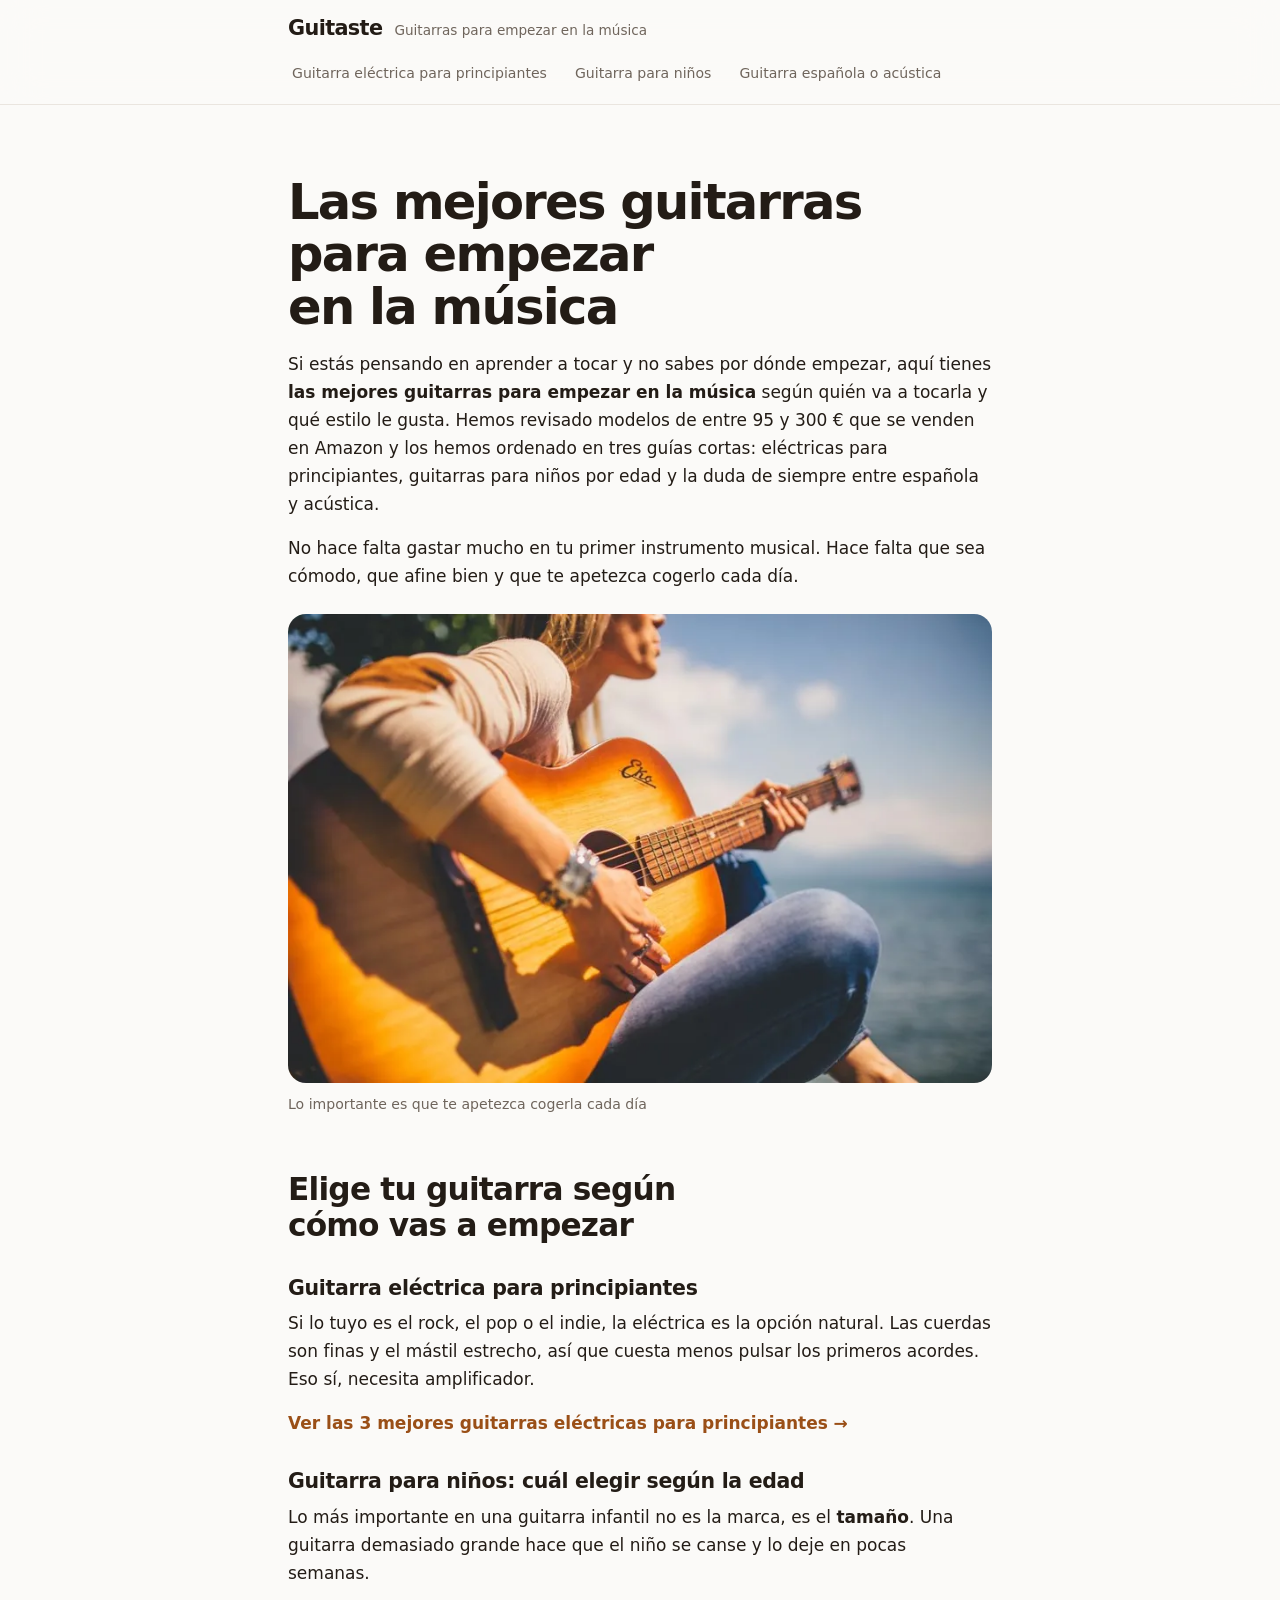
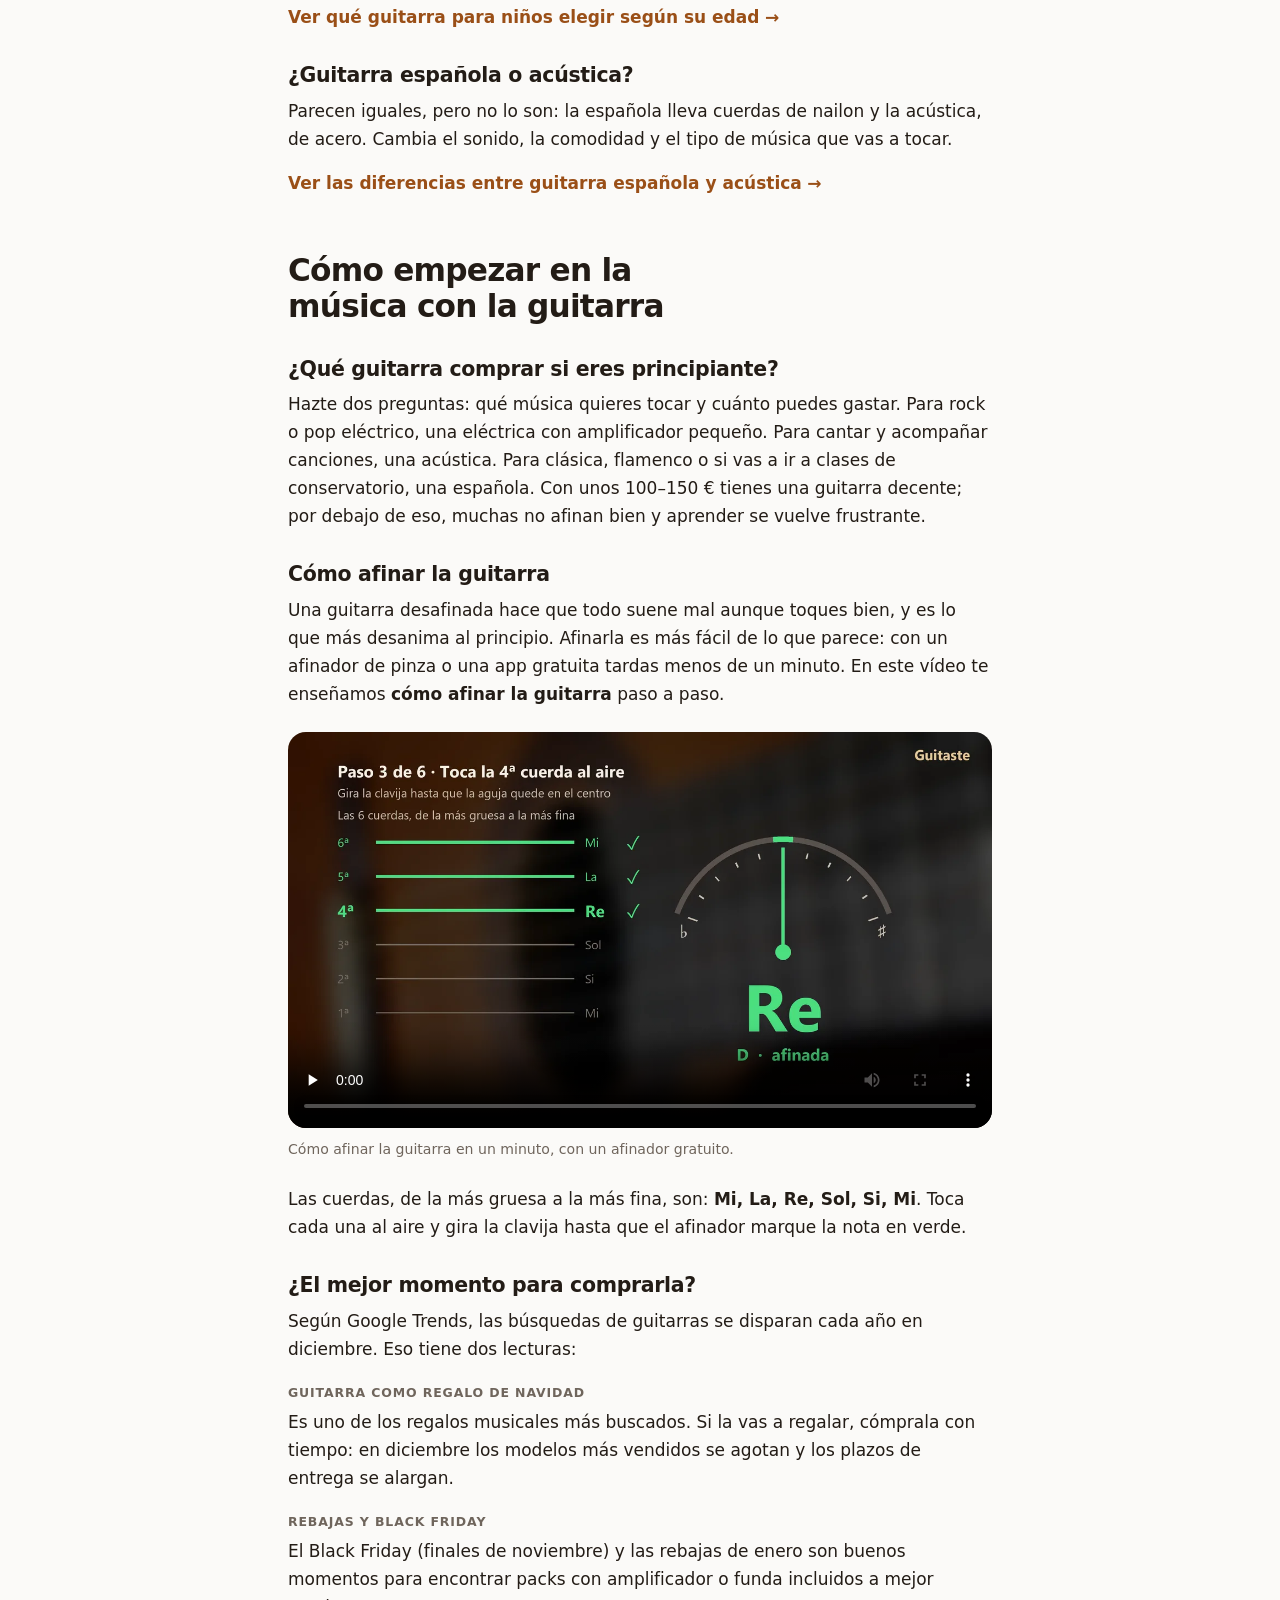
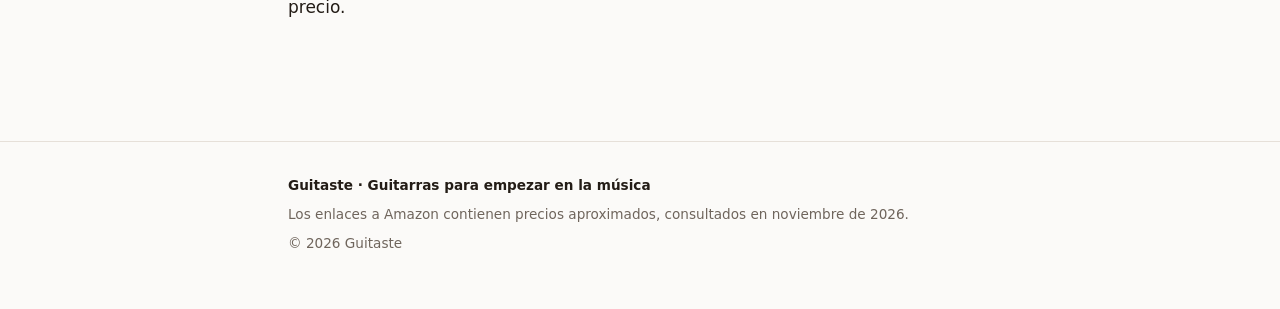
<file: index.html>
<!DOCTYPE html>
<html lang="es">
<head>
    <meta charset="UTF-8">
    <meta name="viewport" content="width=device-width, initial-scale=1.0">
    <title>Mejores guitarras para empezar en la música | Guitaste</title>
    <meta name="description" content="Las mejores guitarras para empezar en la música: eléctricas, para niños, españolas y acústicas. Guías claras y con precios para elegir tu primera guitarra.">
    <link rel="canonical" href="https://delabarrerabenavides63-a11y.github.io/guitaste/">
    <link rel="stylesheet" href="estilos.css">
</head>
<body>
<header>
    <a href="./" title="Guitaste: guitarras para empezar en la música">Guitaste</a>
    <p>Guitarras para empezar en la música</p>
        <nav aria-label="Principal">
            <ul>
                <li><a href="guitarra-electrica-para-principiantes/"
                    title="Las 3 mejores guitarras eléctricas para quien empieza desde cero">Guitarra eléctrica para principiantes</a>
                </li>
                <li><a href="guitarra-para-ninos/" title="Qué guitarra comprar a un niño según su edad">Guitarra para niños</a>
                </li>
                <li><a href="guitarra-espanola-o-acustica/" title="Diferencias entre guitarra española y acústica">Guitarra española o acústica</a></li>
            </ul>
        </nav>
</header>
        <main>
            <section>
                <h1>Las mejores guitarras para empezar en la música</h1>
                <p>Si estás pensando en aprender a tocar y no sabes por dónde empezar, aquí tienes <strong>las mejores guitarras para empezar en la música</strong> según quién va a tocarla y qué estilo le gusta. Hemos revisado modelos de entre 95 y 300 € que se venden en Amazon y los hemos ordenado en tres guías cortas: eléctricas para principiantes, guitarras para niños por edad y la duda de siempre entre española y acústica.</p>
                <p>No hace falta gastar mucho en tu primer instrumento musical. Hace falta que sea cómodo, que afine bien y que te apetezca cogerlo cada día.</p>

                <figure>
                    <img src="img/guitarras-para-empezar-en-la-musica.webp"
                    alt="Chica tocando una guitarra acústica sentada junto al mar" title="Empezar en la música con tu primera guitarra"
                    width="800" height="533">
                    <figcaption>Lo importante es que te apetezca cogerla cada día</figcaption>
                </figure>
            </section>
            <section>
                <h2>Elige tu guitarra según cómo vas a empezar</h2>
                <h3>Guitarra eléctrica para principiantes</h3>
                <p>Si lo tuyo es el rock, el pop o el indie, la eléctrica es la opción natural. Las cuerdas son finas y el mástil estrecho, así que cuesta menos pulsar los primeros acordes. Eso sí, necesita amplificador.</p>
                <a href="guitarra-electrica-para-principiantes/" title="Las 3 mejores guitarras eléctricas para principiantes, con precios">Ver las 3 mejores guitarras eléctricas para principiantes</a>

                <h3>Guitarra para niños: cuál elegir según la edad</h3>

                <p>
                   Lo más importante en una guitarra infantil no es la marca, es el <strong>tamaño</strong>. Una guitarra demasiado grande hace que el niño se canse y lo deje en pocas semanas.
                </p>
                 <a href="guitarra-para-ninos/" title="Las mejores guitarras para niños según su edad">Ver qué guitarra para niños elegir según su edad</a>

                 <h3>¿Guitarra española o acústica?</h3>
                 <p>Parecen iguales, pero no lo son: la española lleva cuerdas de nailon y la acústica, de acero. Cambia el sonido, la comodidad y el tipo de música que vas a tocar.</p>
                     <a href="guitarra-espanola-o-acustica/" title="Estas son las diferencias entre las guitarras españolas y acústicas">Ver las diferencias entre guitarra española y acústica</a>
            </section>

            <section>
                <h2>Cómo empezar en la música con la guitarra</h2>

                <h3>
                    ¿Qué guitarra comprar si eres principiante?
                </h3>
                <p>Hazte dos preguntas: qué música quieres tocar y cuánto puedes gastar. Para rock o pop eléctrico, una eléctrica con amplificador pequeño. Para cantar y acompañar canciones, una acústica. Para clásica, flamenco o si vas a ir a clases de conservatorio, una española. Con unos 100–150 € tienes una guitarra decente; por debajo de eso, muchas no afinan bien y aprender se vuelve frustrante.</p>

                <h3>
                    Cómo afinar la guitarra
                </h3>
                <p>Una guitarra desafinada hace que todo suene mal aunque toques bien, y es lo que más desanima al principio. Afinarla es más fácil de lo que parece: con un afinador de pinza o una app gratuita tardas menos de un minuto. En este vídeo te enseñamos <strong>cómo afinar la guitarra</strong> paso a paso.</p>

                <figure>
                    <video controls preload="none" width="1280" height="720"
                    poster="img/como-afinar-la-guitarra.webp"
                    title="Cómo afinar la guitarra paso a paso para principiantes">
                        <source src="video/como-afinar-la-guitarra.mp4" type="video/mp4">
                        Tu navegador no puede reproducir este vídeo.
                    </video>
                    <figcaption>Cómo afinar la guitarra en un minuto, con un afinador gratuito.</figcaption>
                </figure>

                    <p>Las cuerdas, de la más gruesa a la más fina, son: <strong>Mi, La, Re, Sol, Si, Mi</strong>. Toca cada una al aire y gira la clavija hasta que el afinador marque la nota en verde.</p>

                <h3>¿El mejor momento para comprarla?</h3>
                <p>Según Google Trends, las búsquedas de guitarras se disparan cada año en diciembre. Eso tiene dos lecturas:</p>

                <h4>Guitarra como regalo de Navidad</h4>
                <p>Es uno de los regalos musicales más buscados. Si la vas a regalar, cómprala con tiempo: en diciembre los modelos más vendidos se agotan y los plazos de entrega se alargan.</p>

                <h4>Rebajas y Black Friday</h4>
                <p>El Black Friday (finales de noviembre) y las rebajas de enero son buenos momentos para encontrar packs con amplificador o funda incluidos a mejor precio.</p>
            </section>
        </main>

<footer>
    <p>Guitaste · Guitarras para empezar en la música</p>
    <p>Los enlaces a Amazon contienen precios aproximados, consultados en noviembre de 2026.</p>
    <p>© 2026 Guitaste</p>
</footer>
</body>
</html>
</file>
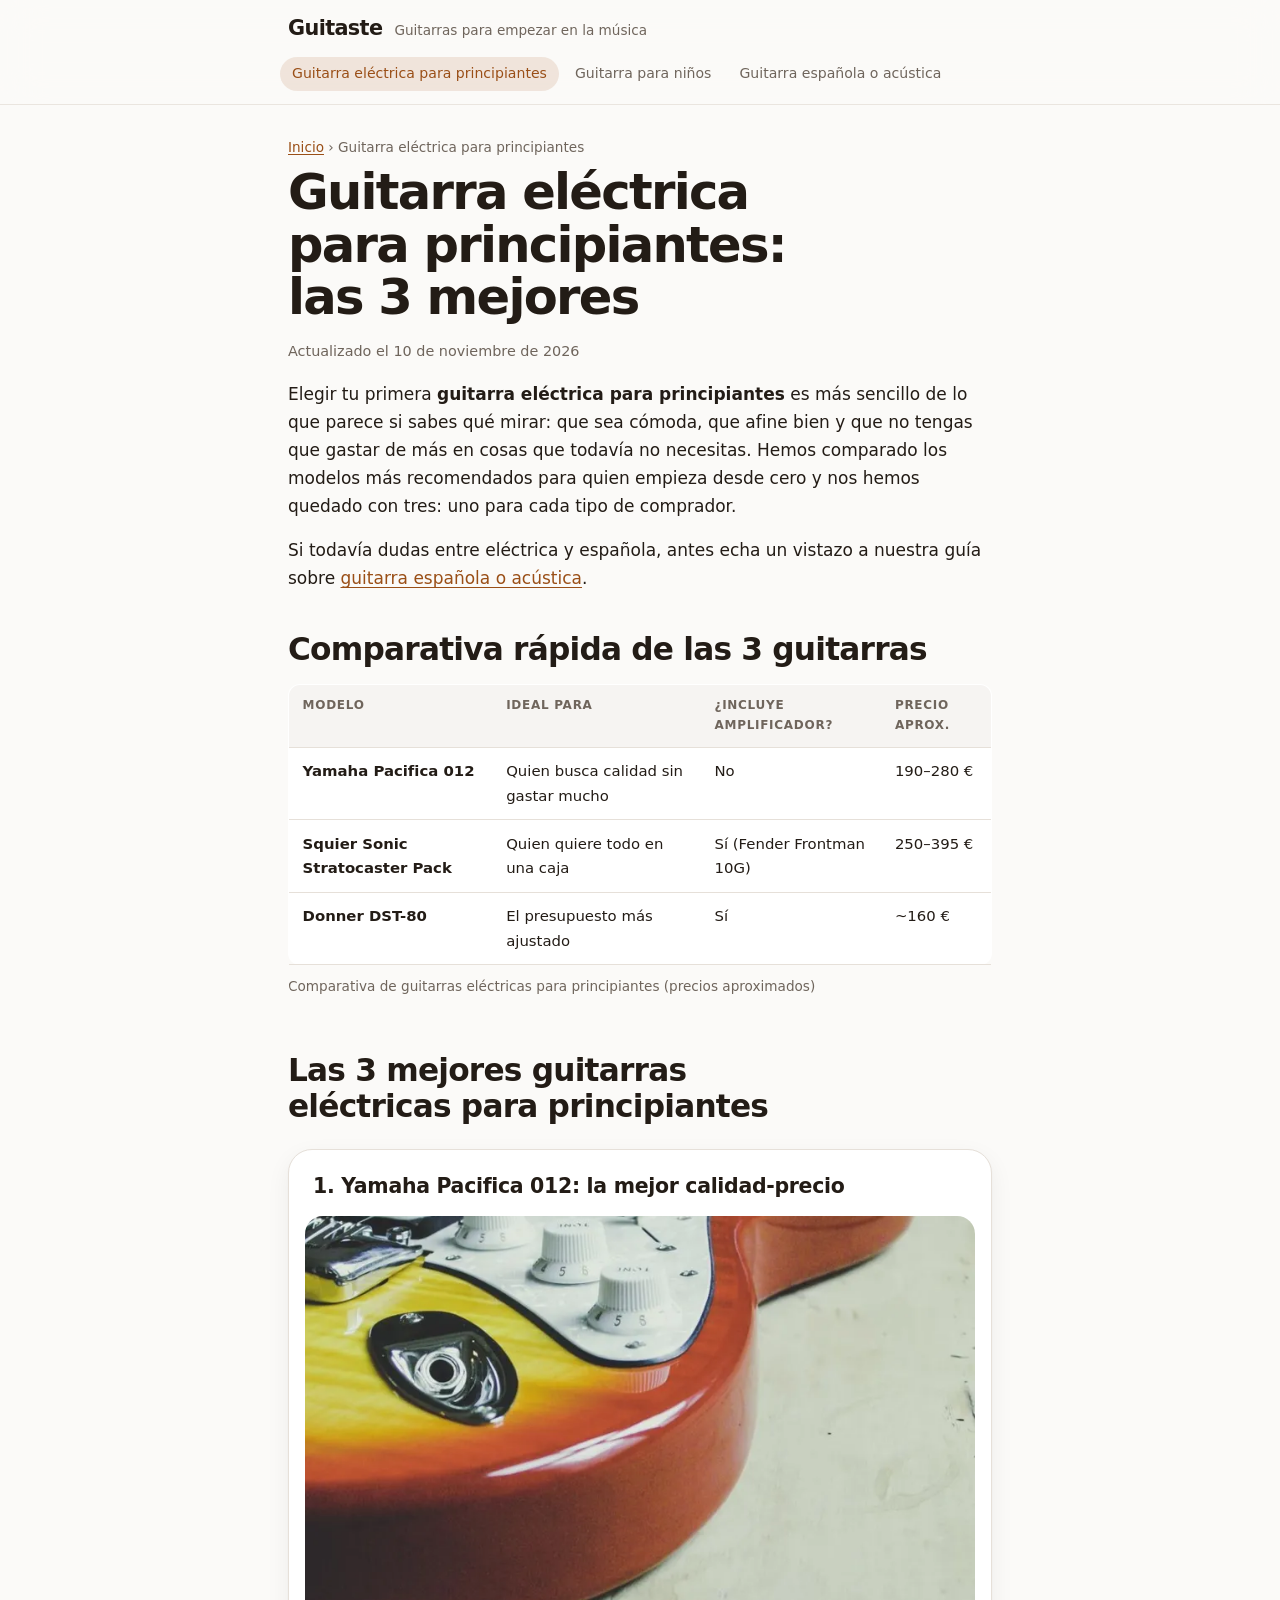
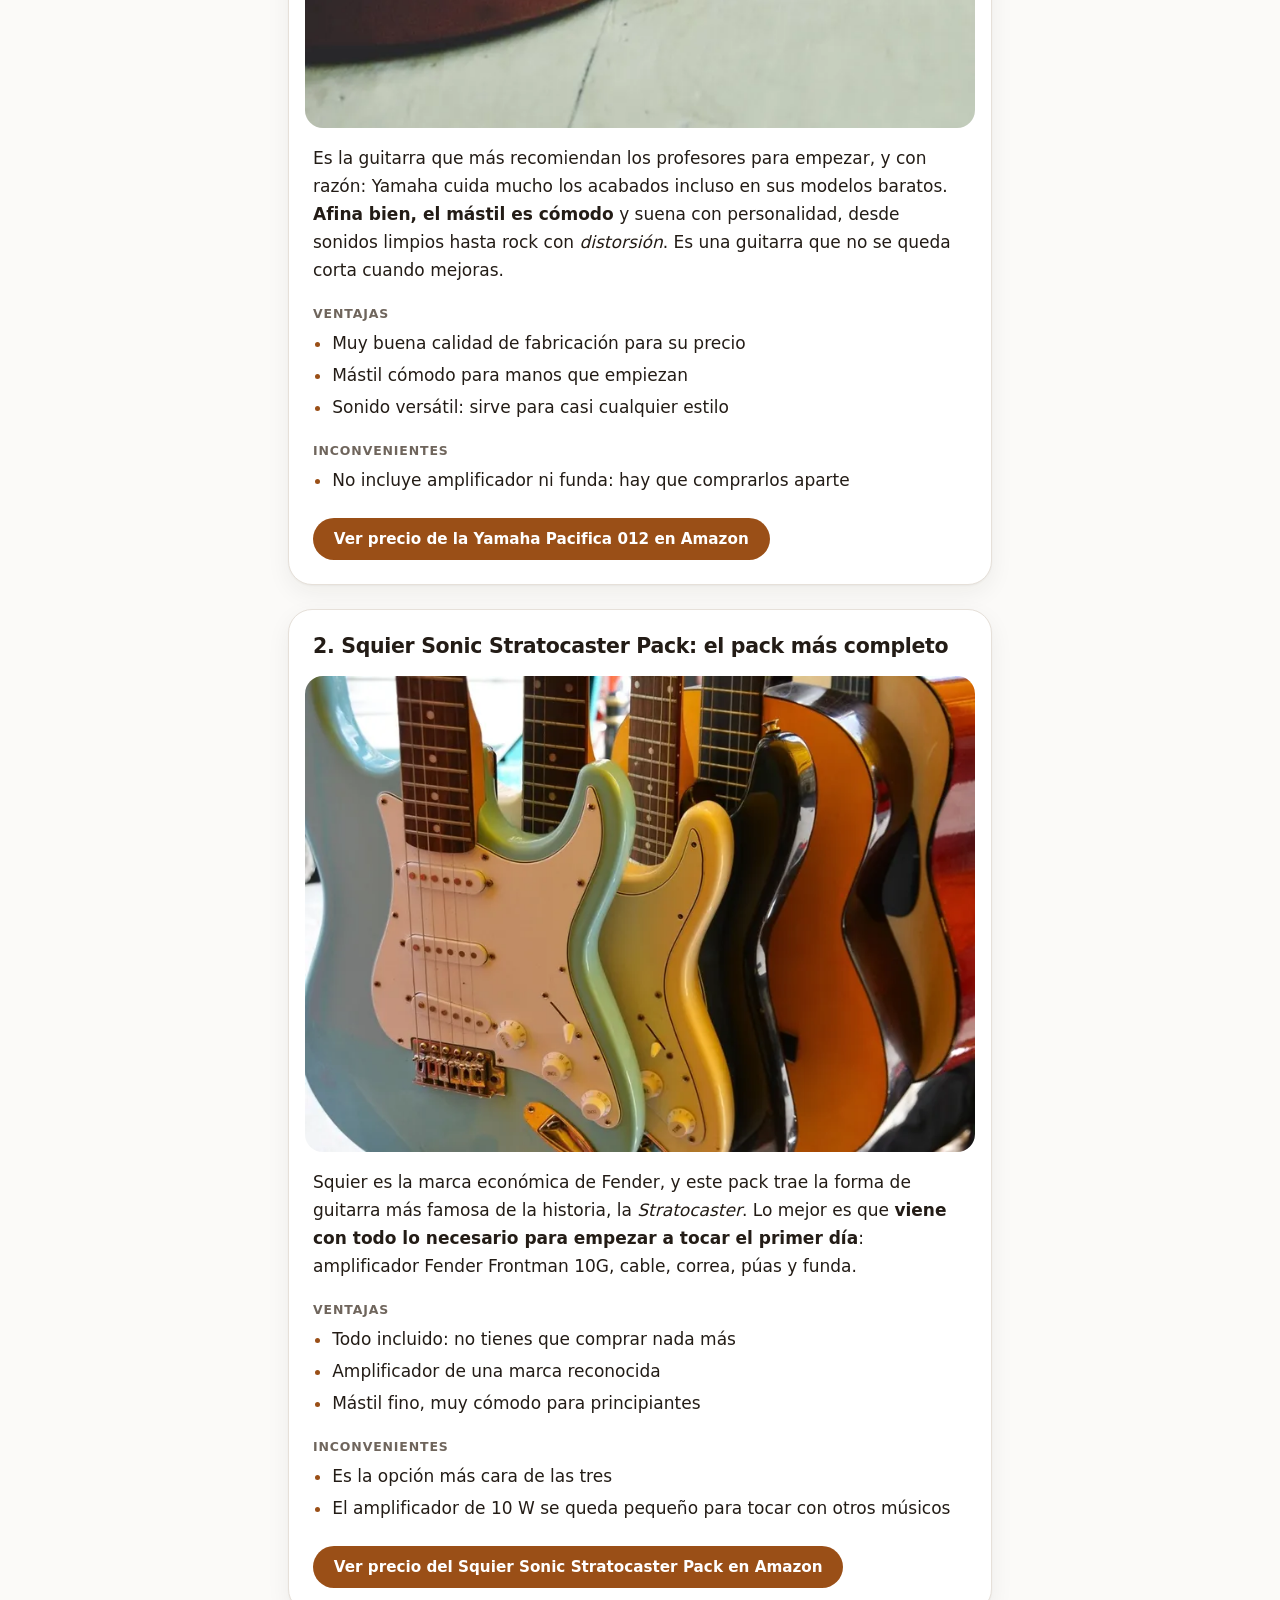
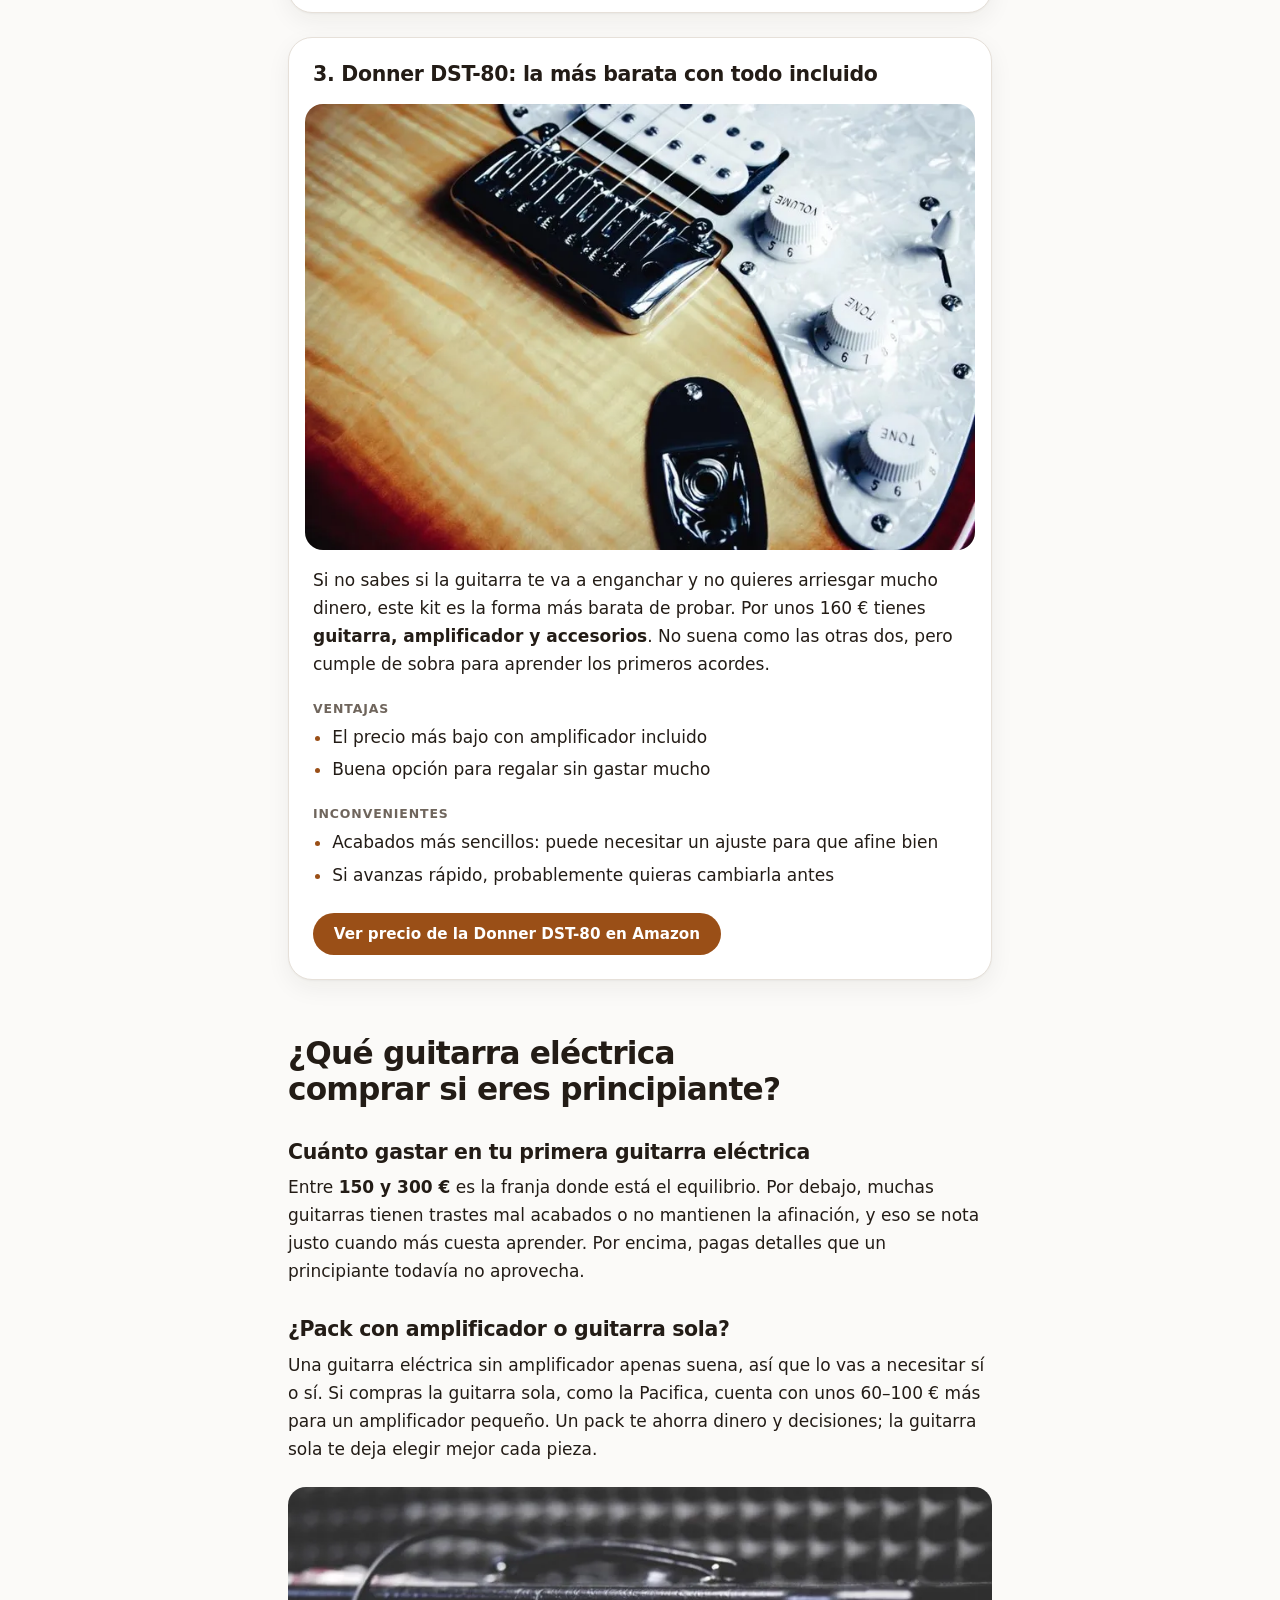
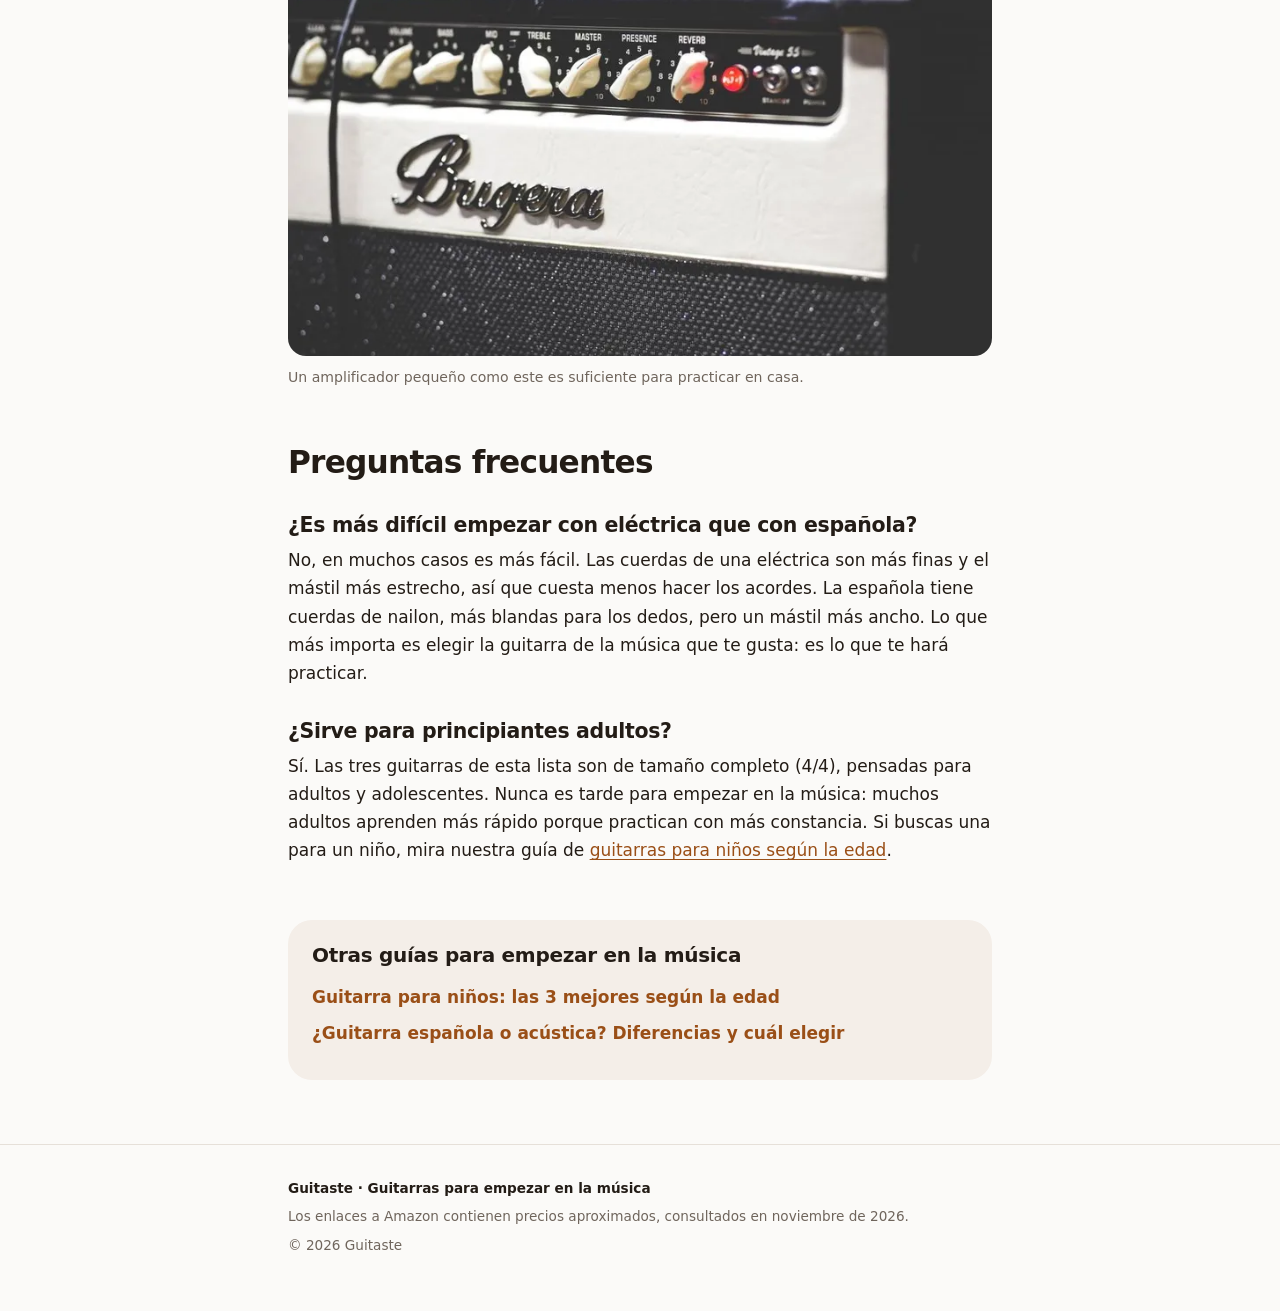
<file: guitarra-electrica-para-principiantes/index.html>
<!DOCTYPE html>
<html lang="es">
<head>
    <meta charset="UTF-8">
    <meta name="viewport" content="width=device-width, initial-scale=1.0">
    <title>Guitarra eléctrica para principiantes: 3 mejores | Guitaste</title>
    <meta name="description" content="Las 3 mejores guitarras eléctricas para principiantes: precio, qué incluyen y cuál comprar para dar tus primeros pasos en la música sin gastar de más.">
    <link rel="canonical" href="https://delabarrerabenavides63-a11y.github.io/guitaste/guitarra-electrica-para-principiantes/">
    <link rel="stylesheet" href="../estilos.css">
</head>
<body>
<header>
    <a href="../" title="Guitaste: guitarras para empezar en la música">Guitaste</a>
    <p>Guitarras para empezar en la música</p>
        <nav aria-label="Principal">
            <ul>
                <li><a href="../guitarra-electrica-para-principiantes/" aria-current="page"
                    title="Las 3 mejores guitarras eléctricas para quien empieza desde cero">Guitarra eléctrica para principiantes</a>
                </li>
                <li><a href="../guitarra-para-ninos/" title="Qué guitarra comprar a un niño según su edad">Guitarra para niños</a>
                </li>
                <li><a href="../guitarra-espanola-o-acustica/" title="Diferencias entre guitarra española y acústica">Guitarra española o acústica</a></li>
            </ul>
        </nav>
</header>
        <main>
            <nav aria-label="Ruta">
                <a href="../">Inicio</a> › Guitarra eléctrica para principiantes
            </nav>

            <article>
                <header>
                    <h1>Guitarra eléctrica para principiantes: las 3 mejores</h1>
                    <p>Actualizado el <time datetime="2026-11-10">10 de noviembre de 2026</time></p>
                </header>

                <p>Elegir tu primera <strong>guitarra eléctrica para principiantes</strong> es más sencillo de lo que parece si sabes qué mirar: que sea cómoda, que afine bien y que no tengas que gastar de más en cosas que todavía no necesitas. Hemos comparado los modelos más recomendados para quien empieza desde cero y nos hemos quedado con tres: uno para cada tipo de comprador.</p>
                <p>Si todavía dudas entre eléctrica y española, antes echa un vistazo a nuestra guía sobre <a href="../guitarra-espanola-o-acustica/">guitarra española o acústica</a>.</p>

                <section>
                    <h2>Comparativa rápida de las 3 guitarras</h2>
                    <table>
                        <caption>Comparativa de guitarras eléctricas para principiantes (precios aproximados)</caption>
                        <thead>
                            <tr>
                                <th scope="col">Modelo</th>
                                <th scope="col">Ideal para</th>
                                <th scope="col">¿Incluye amplificador?</th>
                                <th scope="col">Precio aprox.</th>
                            </tr>
                        </thead>
                        <tbody>
                            <tr>
                                <td>Yamaha Pacifica 012</td>
                                <td>Quien busca calidad sin gastar mucho</td>
                                <td>No</td>
                                <td>190–280 €</td>
                            </tr>
                            <tr>
                                <td>Squier Sonic Stratocaster Pack</td>
                                <td>Quien quiere todo en una caja</td>
                                <td>Sí (Fender Frontman 10G)</td>
                                <td>250–395 €</td>
                            </tr>
                            <tr>
                                <td>Donner DST-80</td>
                                <td>El presupuesto más ajustado</td>
                                <td>Sí</td>
                                <td>~160 €</td>
                            </tr>
                        </tbody>
                    </table>
                </section>

                <section>
                    <h2>Las 3 mejores guitarras eléctricas para principiantes</h2>

                    <article id="yamaha-pacifica-012">
                        <h3>1. Yamaha Pacifica 012: la mejor calidad-precio</h3>
                        <figure>
                            <img src="../img/guitarra-electrica-principiantes-yamaha-pacifica.webp"
                            alt="Guitarra eléctrica de color sunburst apoyada en el suelo"
                            title="Yamaha Pacifica 012, nuestra elección calidad-precio"
                            width="800" height="1200">
                        </figure>
                        <p>Es la guitarra que más recomiendan los profesores para empezar, y con razón: Yamaha cuida mucho los acabados incluso en sus modelos baratos. <strong>Afina bien, el mástil es cómodo</strong> y suena con personalidad, desde sonidos limpios hasta rock con <em>distorsión</em>. Es una guitarra que no se queda corta cuando mejoras.</p>

                        <h4>Ventajas</h4>
                        <ul>
                            <li>Muy buena calidad de fabricación para su precio</li>
                            <li>Mástil cómodo para manos que empiezan</li>
                            <li>Sonido versátil: sirve para casi cualquier estilo</li>
                        </ul>
                        <h4>Inconvenientes</h4>
                        <ul>
                            <li>No incluye amplificador ni funda: hay que comprarlos aparte</li>
                        </ul>
                        <p><a href="https://link.amazon/B0aNXUuWW" rel="sponsored noopener" target="_blank">Ver precio de la Yamaha Pacifica 012 en Amazon</a></p>
                    </article>

                    <article id="squier-sonic-stratocaster-pack">
                        <h3>2. Squier Sonic Stratocaster Pack: el pack más completo</h3>
                        <figure>
                            <img src="../img/guitarra-electrica-principiantes-squier-stratocaster-pack.webp"
                            alt="Varias guitarras eléctricas tipo Stratocaster de colores colgadas en una tienda"
                            title="Squier Sonic Stratocaster Pack con amplificador Fender"
                            width="800" height="568" loading="lazy">
                        </figure>
                        <p>Squier es la marca económica de Fender, y este pack trae la forma de guitarra más famosa de la historia, la <em>Stratocaster</em>. Lo mejor es que <strong>viene con todo lo necesario para empezar a tocar el primer día</strong>: amplificador Fender Frontman 10G, cable, correa, púas y funda.</p>

                        <h4>Ventajas</h4>
                        <ul>
                            <li>Todo incluido: no tienes que comprar nada más</li>
                            <li>Amplificador de una marca reconocida</li>
                            <li>Mástil fino, muy cómodo para principiantes</li>
                        </ul>
                        <h4>Inconvenientes</h4>
                        <ul>
                            <li>Es la opción más cara de las tres</li>
                            <li>El amplificador de 10 W se queda pequeño para tocar con otros músicos</li>
                        </ul>
                        <p><a href="https://link.amazon/B0bO8gGYR" rel="sponsored noopener" target="_blank">Ver precio del Squier Sonic Stratocaster Pack en Amazon</a></p>
                    </article>

                    <article id="donner-dst-80">
                        <h3>3. Donner DST-80: la más barata con todo incluido</h3>
                        <figure>
                            <img src="../img/guitarra-electrica-principiantes-donner-dst-80.webp"
                            alt="Detalle del cuerpo de una guitarra eléctrica con pastillas y puente cromado"
                            title="Donner DST-80, la eléctrica más barata con todo incluido"
                            width="800" height="533" loading="lazy">
                        </figure>
                        <p>Si no sabes si la guitarra te va a enganchar y no quieres arriesgar mucho dinero, este kit es la forma más barata de probar. Por unos 160 € tienes <strong>guitarra, amplificador y accesorios</strong>. No suena como las otras dos, pero cumple de sobra para aprender los primeros acordes.</p>

                        <h4>Ventajas</h4>
                        <ul>
                            <li>El precio más bajo con amplificador incluido</li>
                            <li>Buena opción para regalar sin gastar mucho</li>
                        </ul>
                        <h4>Inconvenientes</h4>
                        <ul>
                            <li>Acabados más sencillos: puede necesitar un ajuste para que afine bien</li>
                            <li>Si avanzas rápido, probablemente quieras cambiarla antes</li>
                        </ul>
                        <p><a href="https://link.amazon/B0jkNwB5r" rel="sponsored noopener" target="_blank">Ver precio de la Donner DST-80 en Amazon</a></p>
                    </article>
                </section>

                <section>
                    <h2>¿Qué guitarra eléctrica comprar si eres principiante?</h2>

                    <h3>Cuánto gastar en tu primera guitarra eléctrica</h3>
                    <p>Entre <strong>150 y 300 €</strong> es la franja donde está el equilibrio. Por debajo, muchas guitarras tienen trastes mal acabados o no mantienen la afinación, y eso se nota justo cuando más cuesta aprender. Por encima, pagas detalles que un principiante todavía no aprovecha.</p>

                    <h3>¿Pack con amplificador o guitarra sola?</h3>
                    <p>Una guitarra eléctrica sin amplificador apenas suena, así que lo vas a necesitar sí o sí. Si compras la guitarra sola, como la Pacifica, cuenta con unos 60–100 € más para un amplificador pequeño. Un pack te ahorra dinero y decisiones; la guitarra sola te deja elegir mejor cada pieza.</p>
                    <figure>
                        <img src="../img/amplificador-guitarra-electrica-principiantes.webp"
                        alt="Amplificador de guitarra eléctrica en blanco y negro"
                        title="Un amplificador pequeño basta para practicar en casa"
                        width="800" height="533" loading="lazy">
                        <figcaption>Un amplificador pequeño como este es suficiente para practicar en casa.</figcaption>
                    </figure>
                </section>

                <section>
                    <h2>Preguntas frecuentes</h2>

                    <h3>¿Es más difícil empezar con eléctrica que con española?</h3>
                    <p>No, en muchos casos es más fácil. Las cuerdas de una eléctrica son más finas y el mástil más estrecho, así que cuesta menos hacer los acordes. La española tiene cuerdas de nailon, más blandas para los dedos, pero un mástil más ancho. Lo que más importa es elegir la guitarra de la música que te gusta: es lo que te hará practicar.</p>

                    <h3>¿Sirve para principiantes adultos?</h3>
                    <p>Sí. Las tres guitarras de esta lista son de tamaño completo (4/4), pensadas para adultos y adolescentes. Nunca es tarde para empezar en la música: muchos adultos aprenden más rápido porque practican con más constancia. Si buscas una para un niño, mira nuestra guía de <a href="../guitarra-para-ninos/">guitarras para niños según la edad</a>.</p>
                </section>
            </article>

            <aside>
                <h2>Otras guías para empezar en la música</h2>
                <ul>
                    <li><a href="../guitarra-para-ninos/">Guitarra para niños: las 3 mejores según la edad</a></li>
                    <li><a href="../guitarra-espanola-o-acustica/">¿Guitarra española o acústica? Diferencias y cuál elegir</a></li>
                </ul>
            </aside>
        </main>

<footer>
    <p>Guitaste · Guitarras para empezar en la música</p>
    <p>Los enlaces a Amazon contienen precios aproximados, consultados en noviembre de 2026.</p>
    <p>© 2026 Guitaste</p>
</footer>
</body>
</html>
</file>
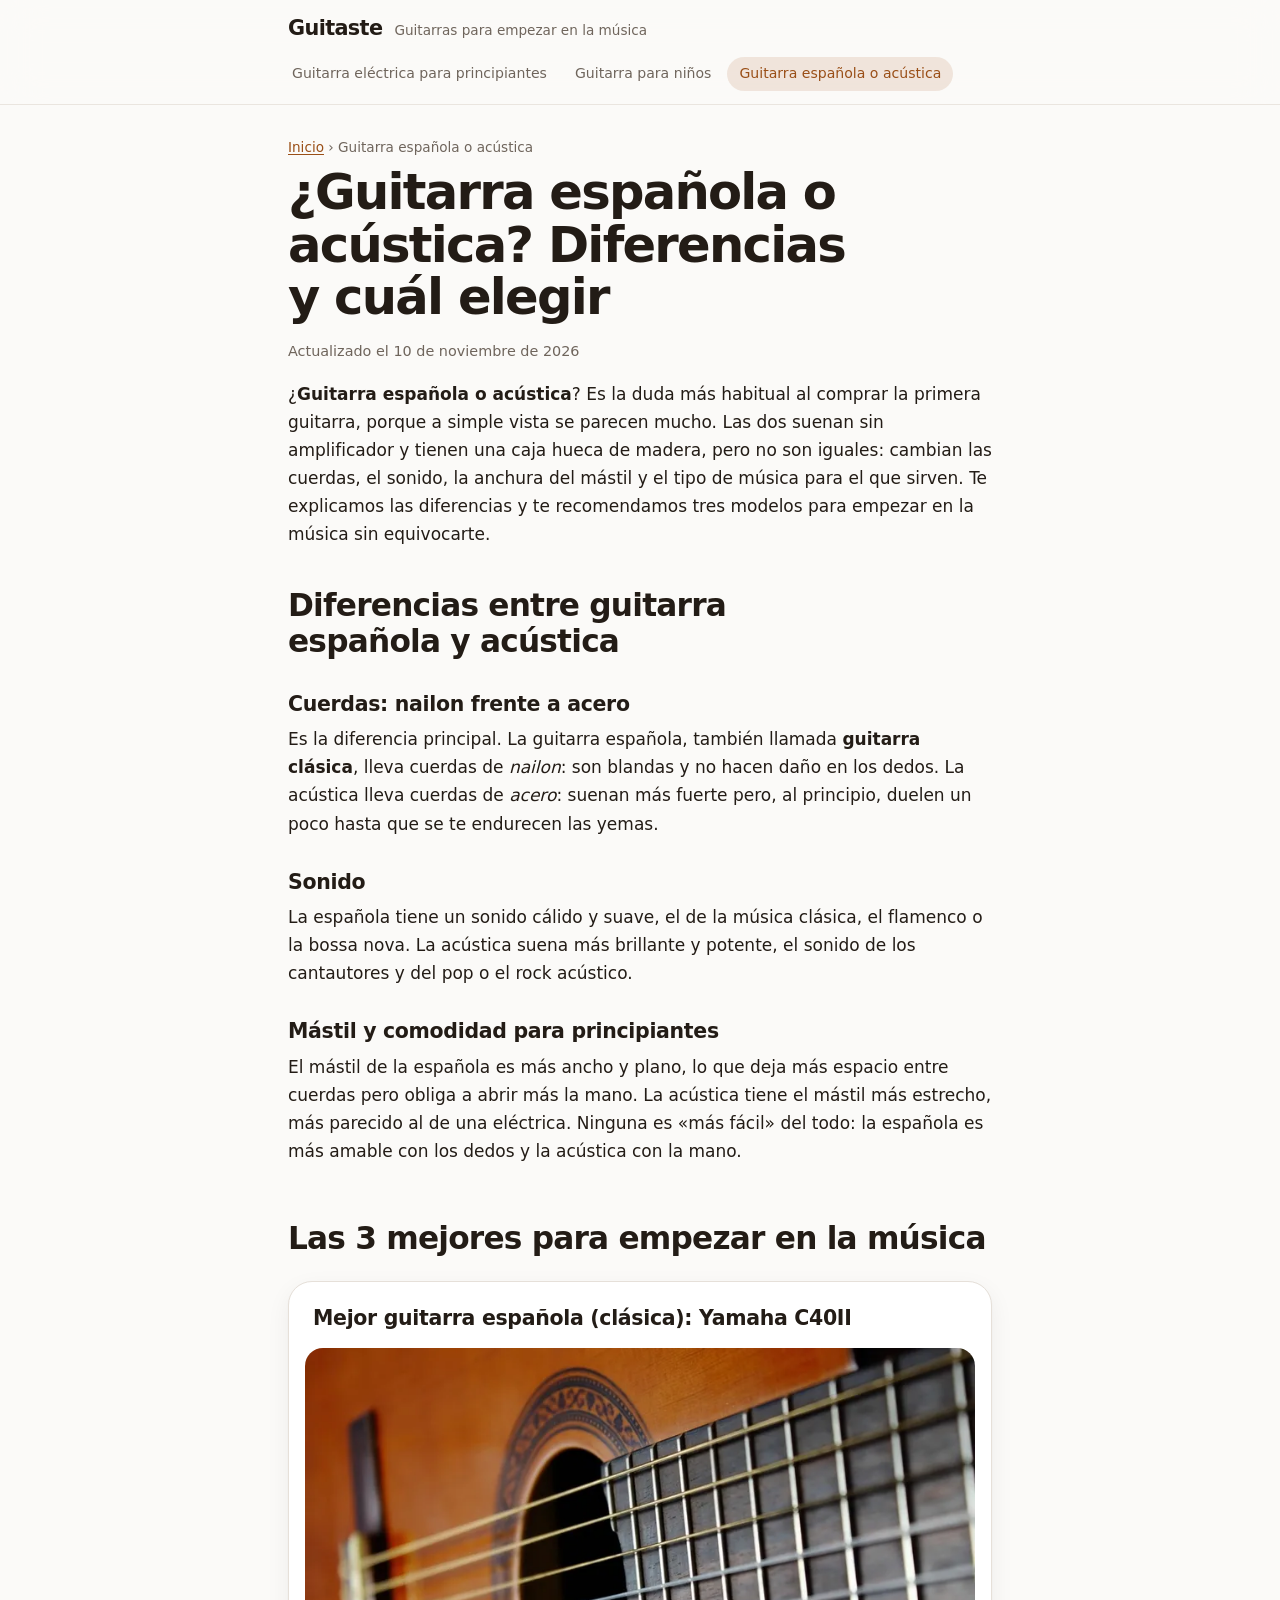
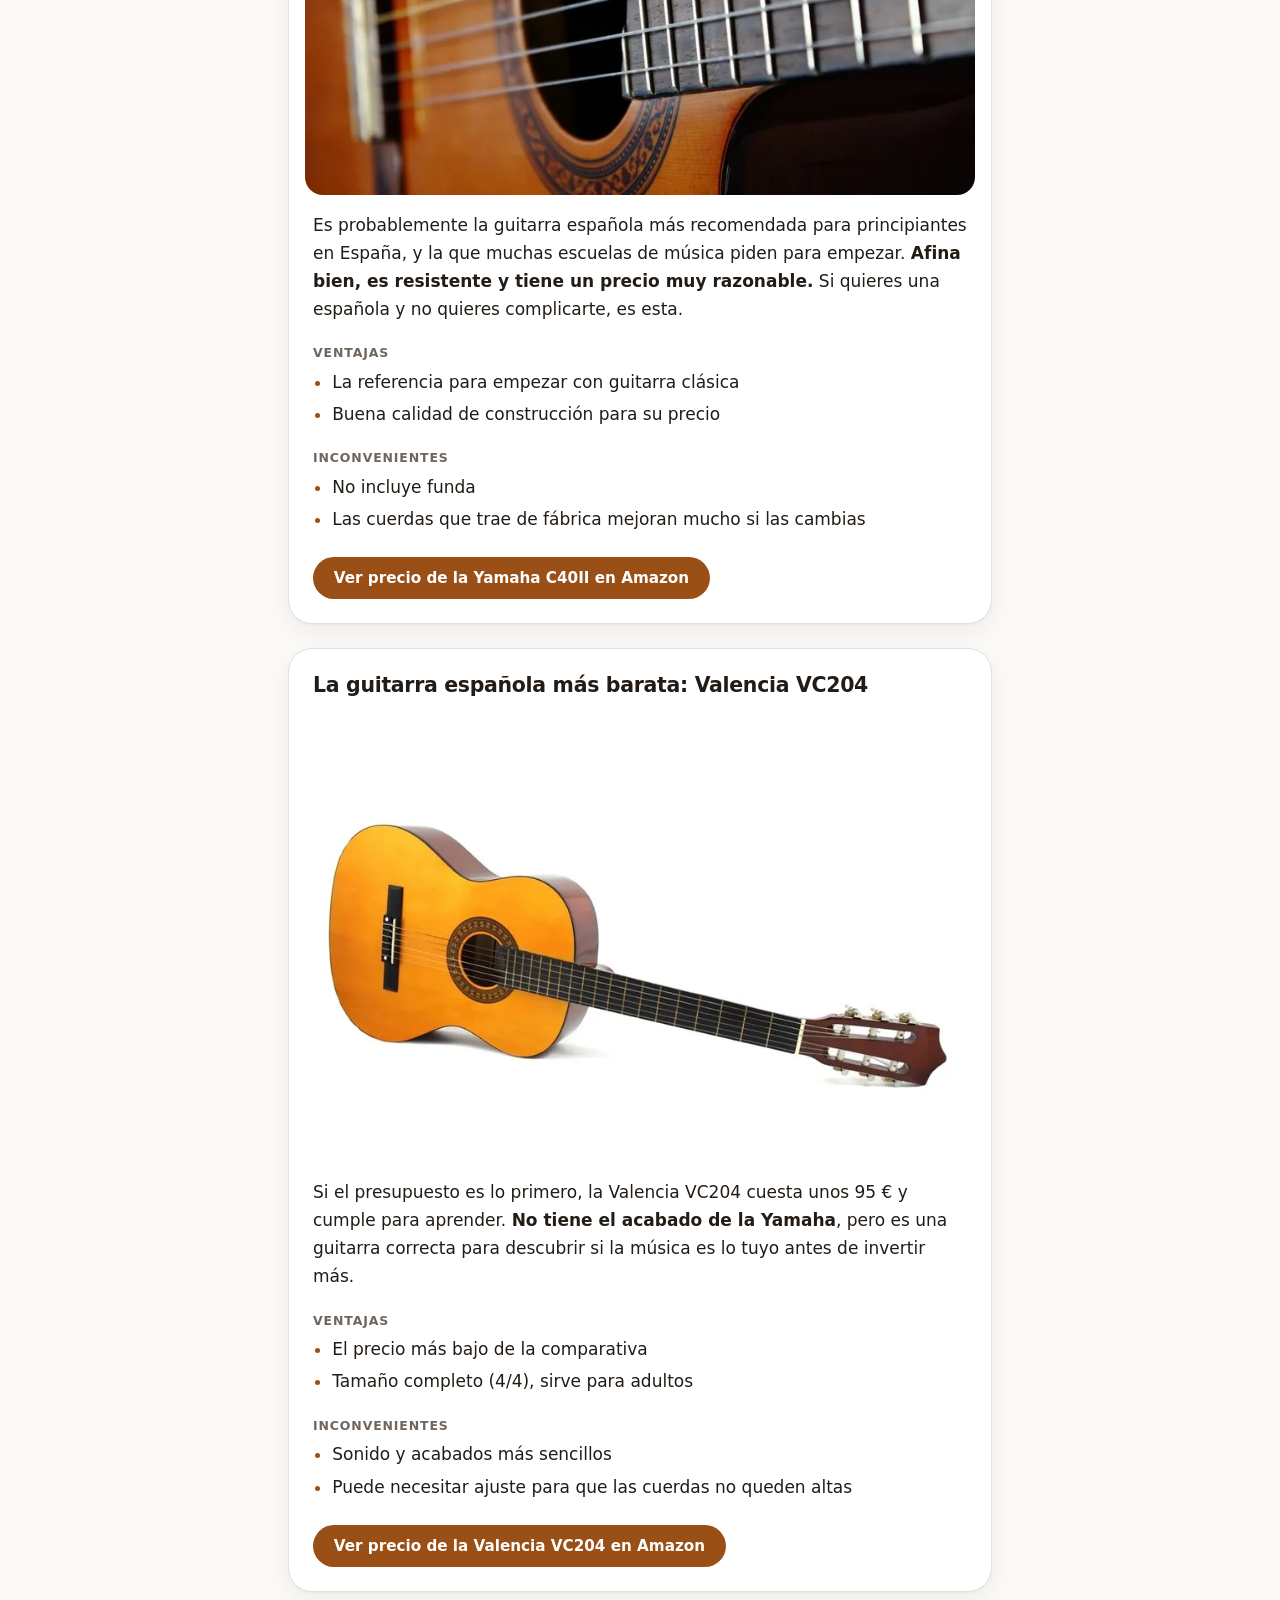
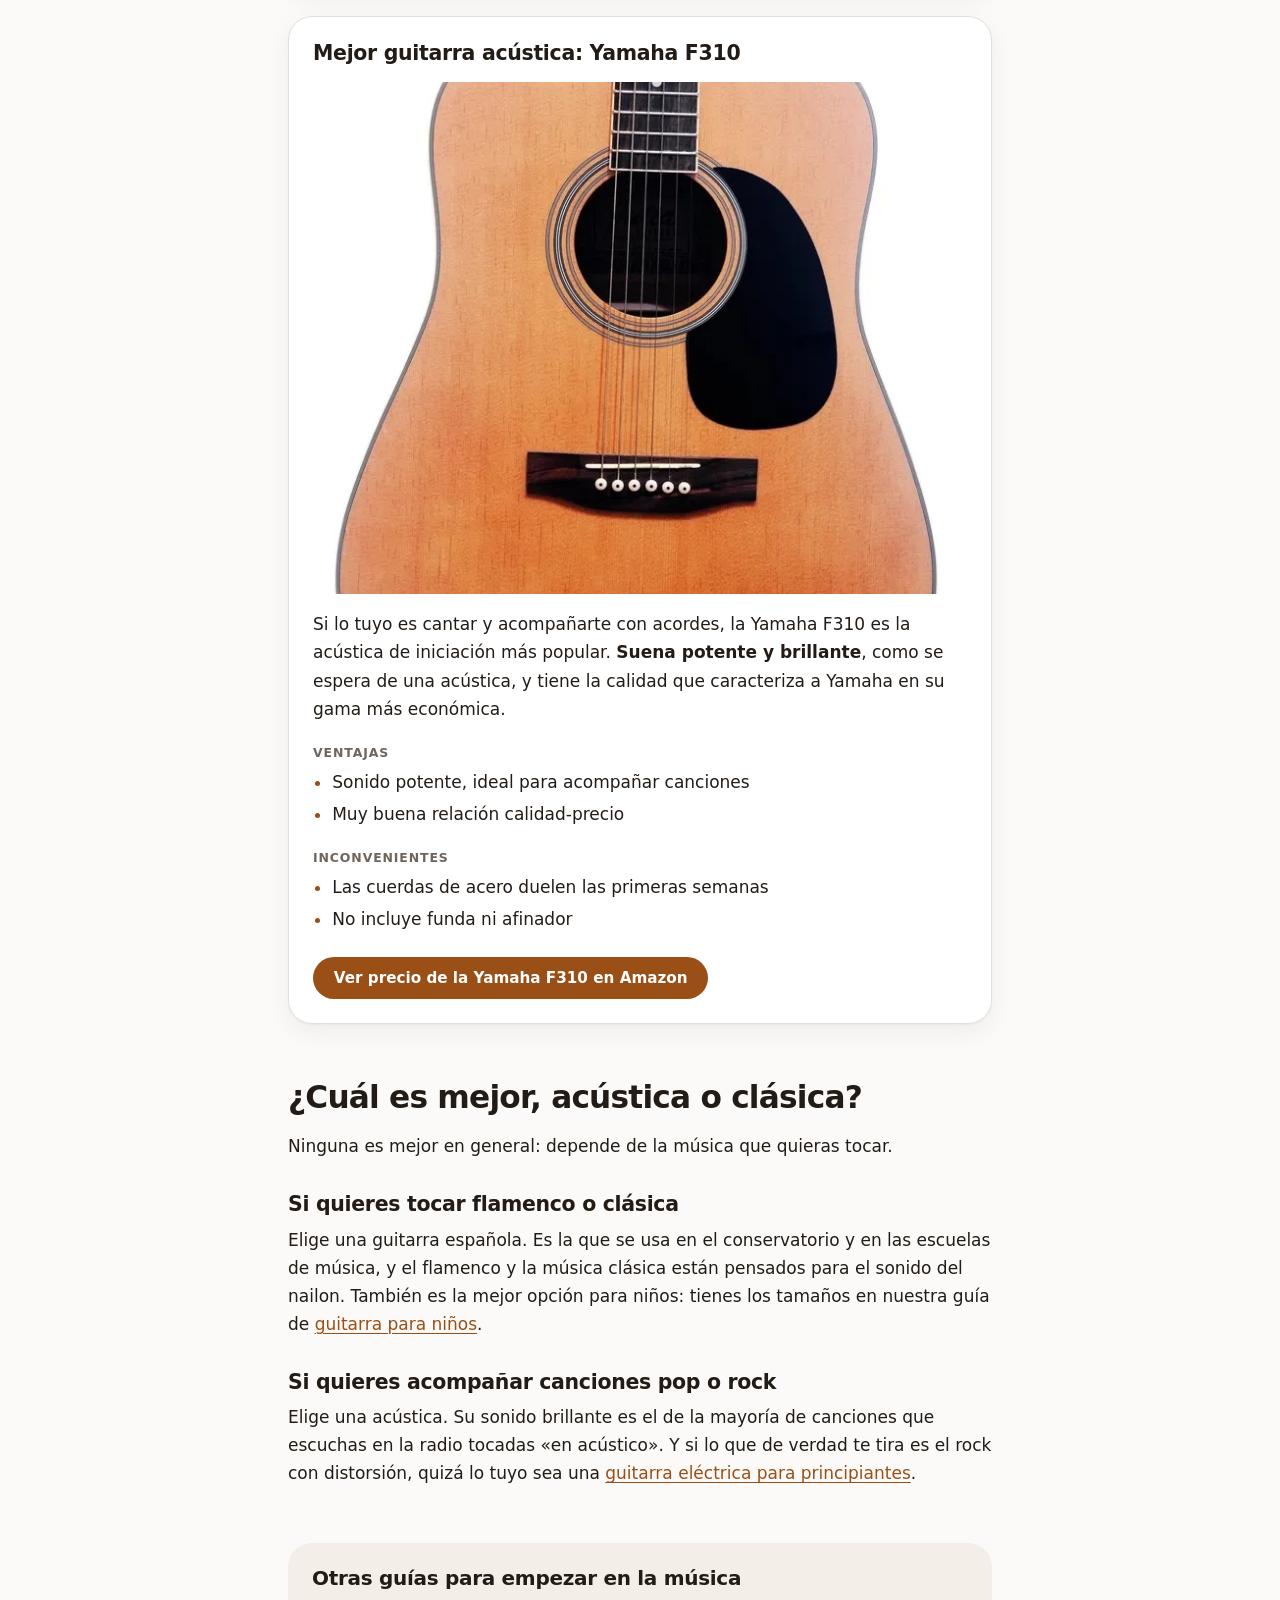
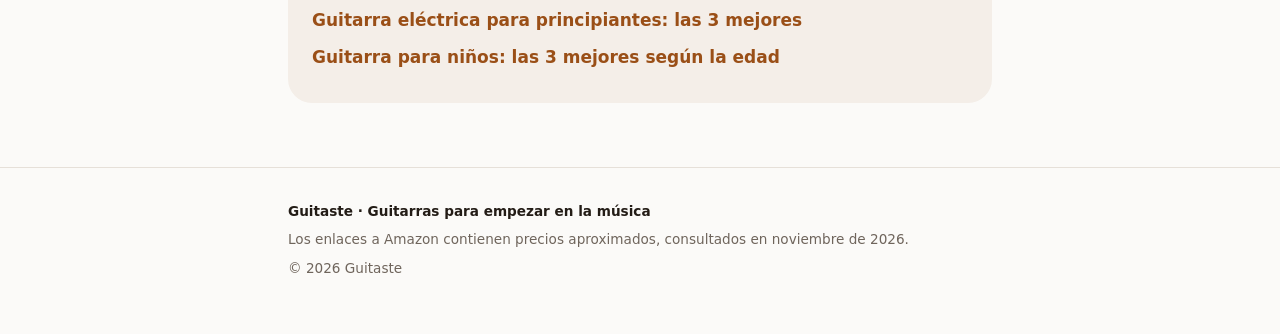
<file: guitarra-espanola-o-acustica/index.html>
<!DOCTYPE html>
<html lang="es">
<head>
    <meta charset="UTF-8">
    <meta name="viewport" content="width=device-width, initial-scale=1.0">
    <title>¿Guitarra española o acústica? Cuál elegir | Guitaste</title>
    <meta name="description" content="¿Guitarra española o acústica? Diferencias de sonido, cuerdas y precio, y las 3 mejores para empezar en la música sin equivocarte en tu primera compra.">
    <link rel="canonical" href="https://delabarrerabenavides63-a11y.github.io/guitaste/guitarra-espanola-o-acustica/">
    <link rel="stylesheet" href="../estilos.css">
</head>
<body>
<header>
    <a href="../" title="Guitaste: guitarras para empezar en la música">Guitaste</a>
    <p>Guitarras para empezar en la música</p>
        <nav aria-label="Principal">
            <ul>
                <li><a href="../guitarra-electrica-para-principiantes/"
                    title="Las 3 mejores guitarras eléctricas para quien empieza desde cero">Guitarra eléctrica para principiantes</a>
                </li>
                <li><a href="../guitarra-para-ninos/" title="Qué guitarra comprar a un niño según su edad">Guitarra para niños</a>
                </li>
                <li><a href="../guitarra-espanola-o-acustica/" aria-current="page" title="Diferencias entre guitarra española y acústica">Guitarra española o acústica</a></li>
            </ul>
        </nav>
</header>
        <main>
            <nav aria-label="Ruta">
                <a href="../">Inicio</a> › Guitarra española o acústica
            </nav>

            <article>
                <header>
                    <h1>¿Guitarra española o acústica? Diferencias y cuál elegir</h1>
                    <p>Actualizado el <time datetime="2026-11-10">10 de noviembre de 2026</time></p>
                </header>

                <p>¿<strong>Guitarra española o acústica</strong>? Es la duda más habitual al comprar la primera guitarra, porque a simple vista se parecen mucho. Las dos suenan sin amplificador y tienen una caja hueca de madera, pero no son iguales: cambian las cuerdas, el sonido, la anchura del mástil y el tipo de música para el que sirven. Te explicamos las diferencias y te recomendamos tres modelos para empezar en la música sin equivocarte.</p>

                <section>
                    <h2>Diferencias entre guitarra española y acústica</h2>

                    <h3>Cuerdas: nailon frente a acero</h3>
                    <p>Es la diferencia principal. La guitarra española, también llamada <strong>guitarra clásica</strong>, lleva cuerdas de <em>nailon</em>: son blandas y no hacen daño en los dedos. La acústica lleva cuerdas de <em>acero</em>: suenan más fuerte pero, al principio, duelen un poco hasta que se te endurecen las yemas.</p>

                    <h3>Sonido</h3>
                    <p>La española tiene un sonido cálido y suave, el de la música clásica, el flamenco o la bossa nova. La acústica suena más brillante y potente, el sonido de los cantautores y del pop o el rock acústico.</p>

                    <h3>Mástil y comodidad para principiantes</h3>
                    <p>El mástil de la española es más ancho y plano, lo que deja más espacio entre cuerdas pero obliga a abrir más la mano. La acústica tiene el mástil más estrecho, más parecido al de una eléctrica. Ninguna es «más fácil» del todo: la española es más amable con los dedos y la acústica con la mano.</p>
                </section>

                <section>
                    <h2>Las 3 mejores para empezar en la música</h2>

                    <article id="yamaha-c40ii">
                        <h3>Mejor guitarra española (clásica): Yamaha C40II</h3>
                        <figure>
                            <img src="../img/guitarra-espanola-clasica-yamaha-c40.webp"
                            alt="Boca y cuerdas de nailon de una guitarra española clásica"
                            title="Yamaha C40II, la guitarra española más recomendada para empezar"
                            width="800" height="534">
                        </figure>
                        <p>Es probablemente la guitarra española más recomendada para principiantes en España, y la que muchas escuelas de música piden para empezar. <strong>Afina bien, es resistente y tiene un precio muy razonable.</strong> Si quieres una española y no quieres complicarte, es esta.</p>

                        <h4>Ventajas</h4>
                        <ul>
                            <li>La referencia para empezar con guitarra clásica</li>
                            <li>Buena calidad de construcción para su precio</li>
                        </ul>
                        <h4>Inconvenientes</h4>
                        <ul>
                            <li>No incluye funda</li>
                            <li>Las cuerdas que trae de fábrica mejoran mucho si las cambias</li>
                        </ul>
                        <p><a href="https://link.amazon/B0f7hurEN" rel="sponsored noopener" target="_blank">Ver precio de la Yamaha C40II en Amazon</a></p>
                    </article>

                    <article id="valencia-vc204">
                        <h3>La guitarra española más barata: Valencia VC204</h3>
                        <figure>
                            <img src="../img/guitarra-espanola-barata.webp"
                            alt="Guitarra española de color naranja sobre fondo blanco"
                            title="Valencia VC204, guitarra española económica"
                            width="800" height="534" loading="lazy">
                        </figure>
                        <p>Si el presupuesto es lo primero, la Valencia VC204 cuesta unos 95 € y cumple para aprender. <strong>No tiene el acabado de la Yamaha</strong>, pero es una guitarra correcta para descubrir si la música es lo tuyo antes de invertir más.</p>

                        <h4>Ventajas</h4>
                        <ul>
                            <li>El precio más bajo de la comparativa</li>
                            <li>Tamaño completo (4/4), sirve para adultos</li>
                        </ul>
                        <h4>Inconvenientes</h4>
                        <ul>
                            <li>Sonido y acabados más sencillos</li>
                            <li>Puede necesitar ajuste para que las cuerdas no queden altas</li>
                        </ul>
                        <p><a href="https://link.amazon/B08X8Nrky" rel="sponsored noopener" target="_blank">Ver precio de la Valencia VC204 en Amazon</a></p>
                    </article>

                    <article id="yamaha-f310">
                        <h3>Mejor guitarra acústica: Yamaha F310</h3>
                        <figure>
                            <img src="../img/guitarra-acustica-yamaha-f310.webp"
                            alt="Guitarra acústica de cuerdas de acero en color natural sobre fondo blanco"
                            title="Yamaha F310, la mejor guitarra acústica para empezar"
                            width="683" height="1024" loading="lazy">
                        </figure>
                        <p>Si lo tuyo es cantar y acompañarte con acordes, la Yamaha F310 es la acústica de iniciación más popular. <strong>Suena potente y brillante</strong>, como se espera de una acústica, y tiene la calidad que caracteriza a Yamaha en su gama más económica.</p>

                        <h4>Ventajas</h4>
                        <ul>
                            <li>Sonido potente, ideal para acompañar canciones</li>
                            <li>Muy buena relación calidad-precio</li>
                        </ul>
                        <h4>Inconvenientes</h4>
                        <ul>
                            <li>Las cuerdas de acero duelen las primeras semanas</li>
                            <li>No incluye funda ni afinador</li>
                        </ul>
                        <p><a href="https://link.amazon/B077j9uan" rel="sponsored noopener" target="_blank">Ver precio de la Yamaha F310 en Amazon</a></p>
                    </article>
                </section>

                <section>
                    <h2>¿Cuál es mejor, acústica o clásica?</h2>
                    <p>Ninguna es mejor en general: depende de la música que quieras tocar.</p>

                    <h3>Si quieres tocar flamenco o clásica</h3>
                    <p>Elige una guitarra española. Es la que se usa en el conservatorio y en las escuelas de música, y el flamenco y la música clásica están pensados para el sonido del nailon. También es la mejor opción para niños: tienes los tamaños en nuestra guía de <a href="../guitarra-para-ninos/">guitarra para niños</a>.</p>

                    <h3>Si quieres acompañar canciones pop o rock</h3>
                    <p>Elige una acústica. Su sonido brillante es el de la mayoría de canciones que escuchas en la radio tocadas «en acústico». Y si lo que de verdad te tira es el rock con distorsión, quizá lo tuyo sea una <a href="../guitarra-electrica-para-principiantes/">guitarra eléctrica para principiantes</a>.</p>
                </section>
            </article>

            <aside>
                <h2>Otras guías para empezar en la música</h2>
                <ul>
                    <li><a href="../guitarra-electrica-para-principiantes/">Guitarra eléctrica para principiantes: las 3 mejores</a></li>
                    <li><a href="../guitarra-para-ninos/">Guitarra para niños: las 3 mejores según la edad</a></li>
                </ul>
            </aside>
        </main>

<footer>
    <p>Guitaste · Guitarras para empezar en la música</p>
    <p>Los enlaces a Amazon contienen precios aproximados, consultados en noviembre de 2026.</p>
    <p>© 2026 Guitaste</p>
</footer>
</body>
</html>
</file>
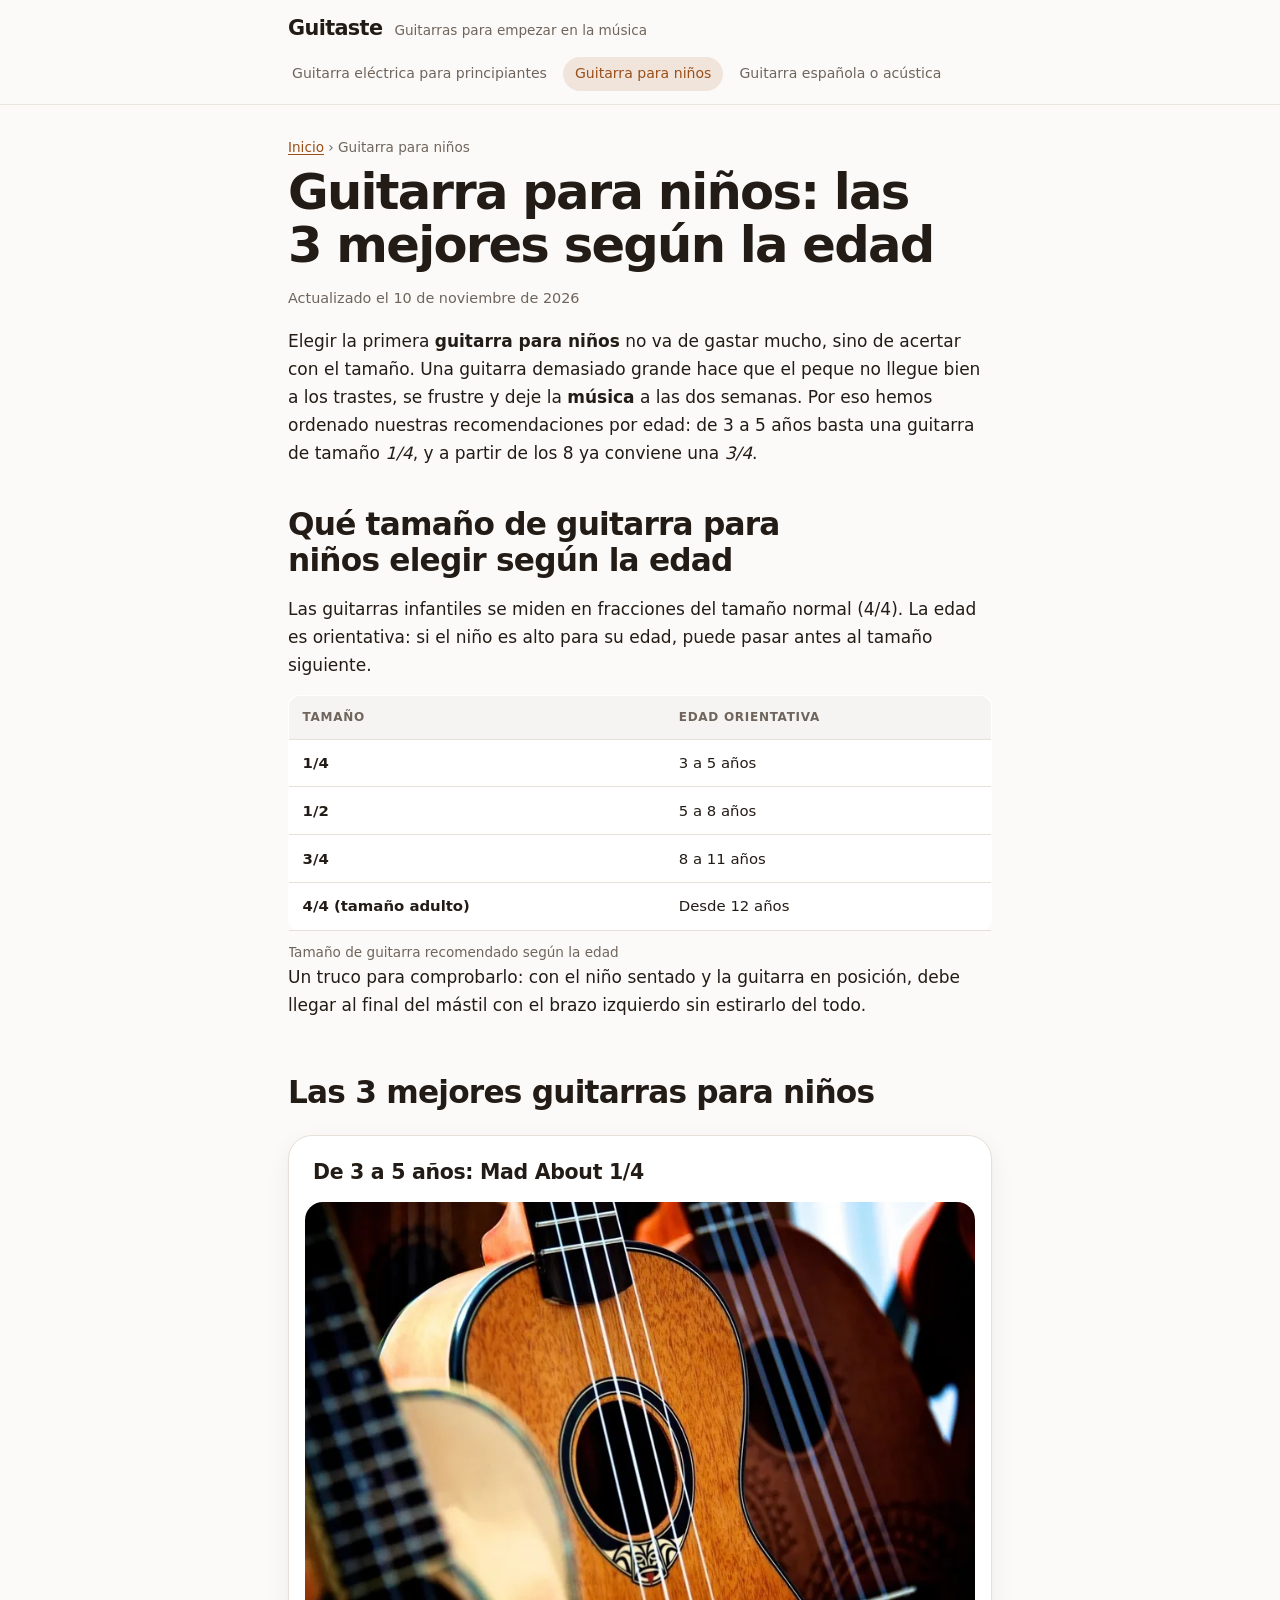
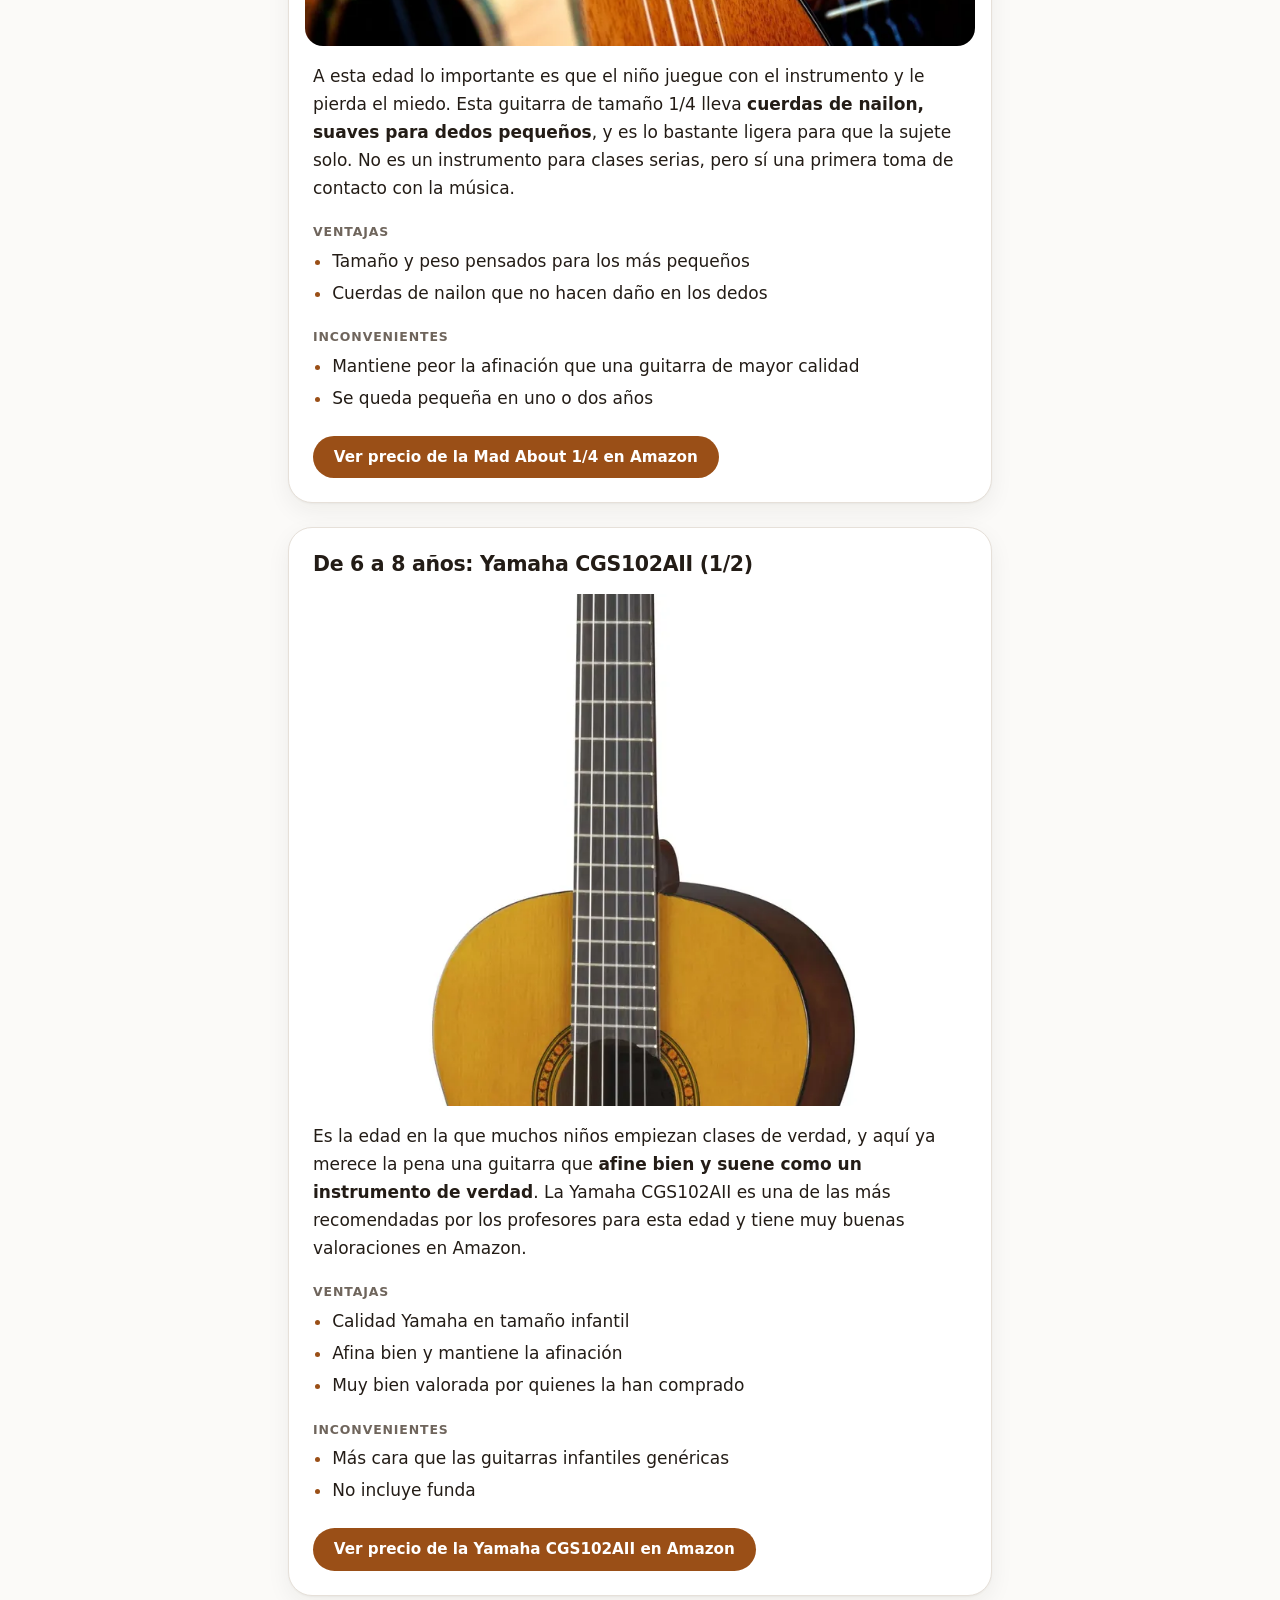
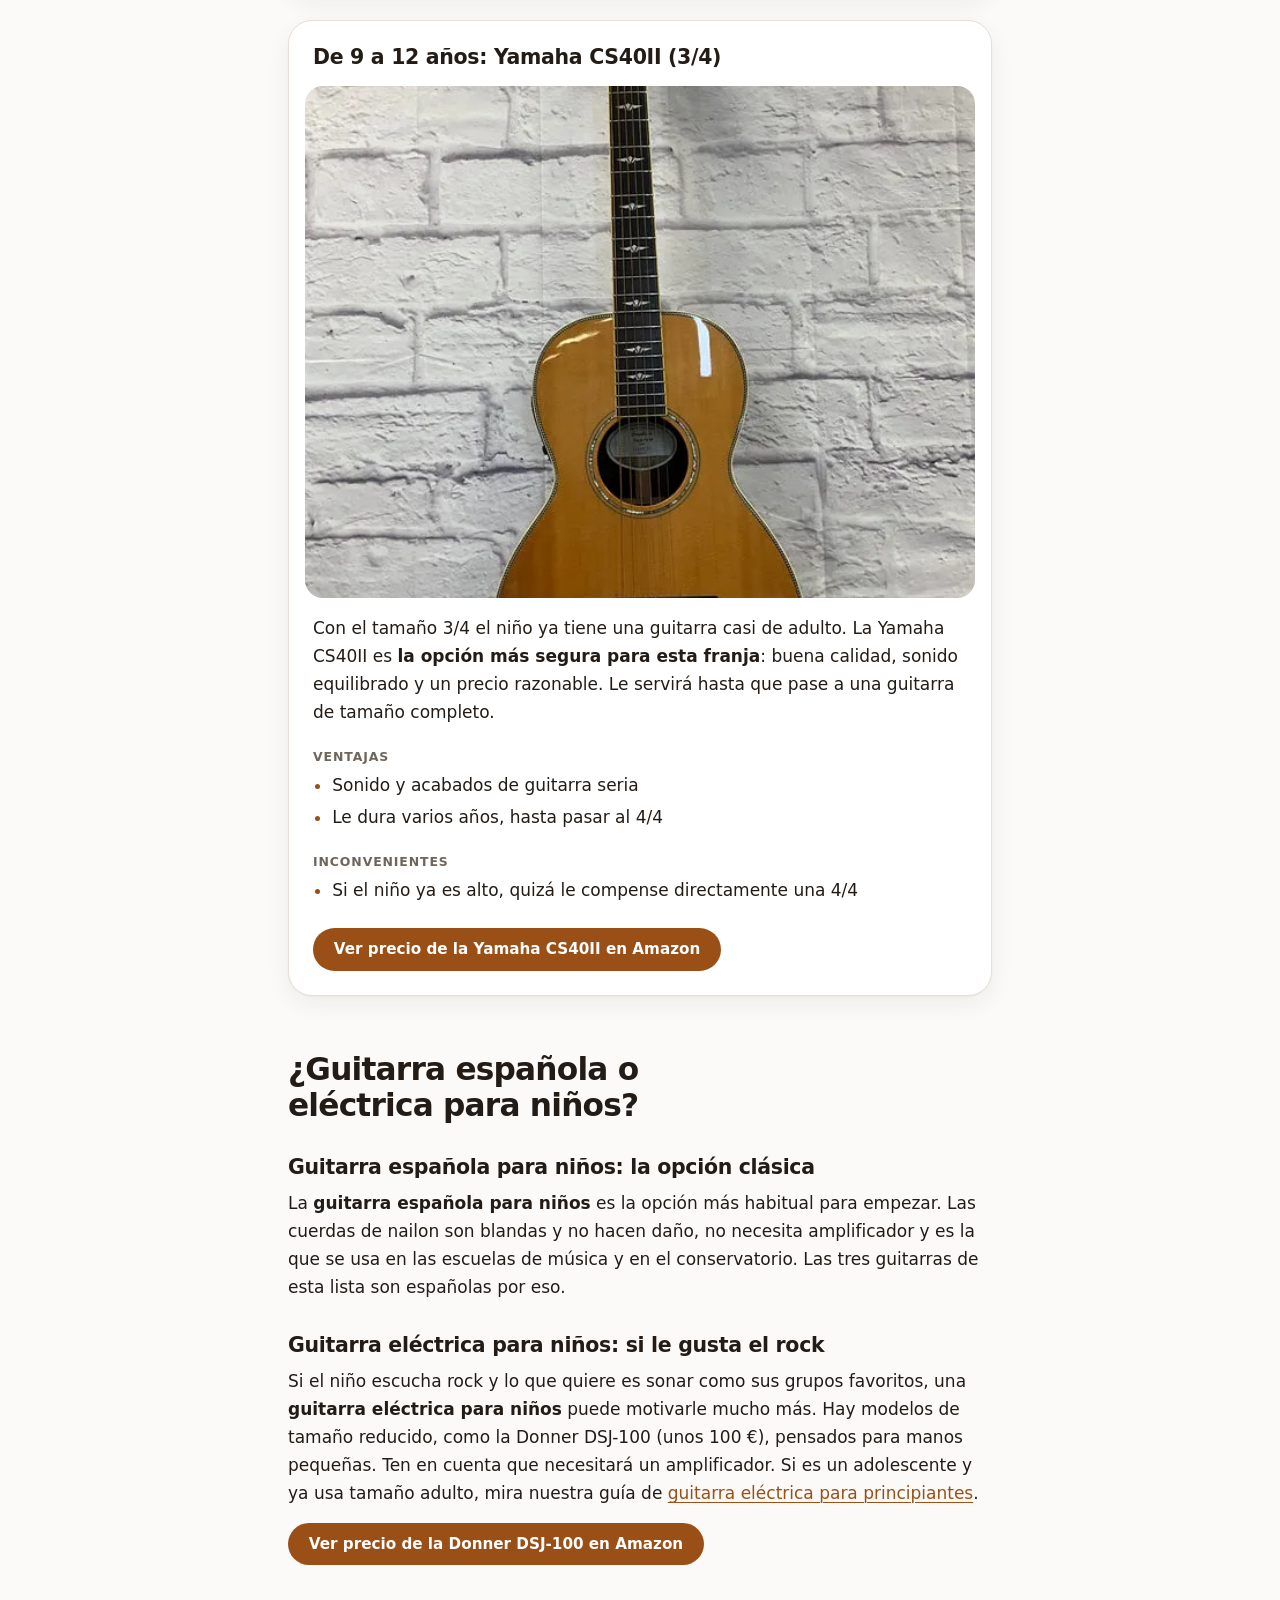
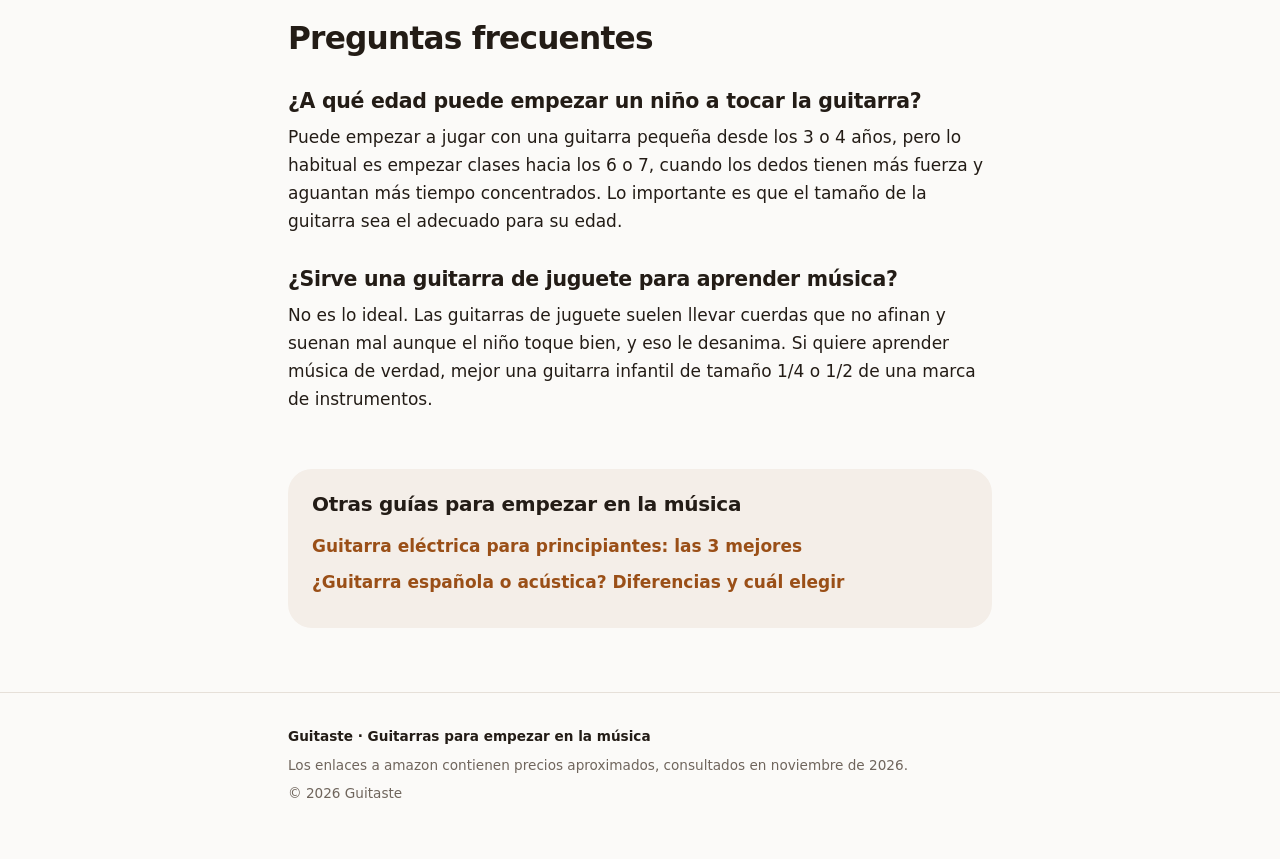
<file: guitarra-para-ninos/index.html>
<!DOCTYPE html>
<html lang="es">
<head>
    <meta charset="UTF-8">
    <meta name="viewport" content="width=device-width, initial-scale=1.0">
    <title>Guitarra para niños: las 3 mejores por edad | Guitaste</title>
    <meta name="description" content="¿Buscas una guitarra para niños? Qué tamaño elegir según la edad (1/4, 1/2 o 3/4) y las 3 mejores para que tu hijo empiece en la música con buen pie.">
    <link rel="canonical" href="https://delabarrerabenavides63-a11y.github.io/guitaste/guitarra-para-ninos/">
    <link rel="stylesheet" href="../estilos.css">
</head>
<body>
<header>
    <a href="../" title="Guitaste: guitarras para empezar en la música">Guitaste</a>
    <p>Guitarras para empezar en la música</p>
        <nav aria-label="Principal">
            <ul>
                <li><a href="../guitarra-electrica-para-principiantes/"
                    title="Las 3 mejores guitarras eléctricas para quien empieza desde cero">Guitarra eléctrica para principiantes</a>
                </li>
                <li><a href="../guitarra-para-ninos/" aria-current="page" title="Qué guitarra comprar a un niño según su edad">Guitarra para niños</a>
                </li>
                <li><a href="../guitarra-espanola-o-acustica/" title="Diferencias entre guitarra española y acústica">Guitarra española o acústica</a></li>
            </ul>
        </nav>
</header>
        <main>
            <nav aria-label="Ruta">
                <a href="../">Inicio</a> › Guitarra para niños
            </nav>

            <article>
                <header>
                    <h1>Guitarra para niños: las 3 mejores según la edad</h1>
                    <p>Actualizado el <time datetime="2026-11-10">10 de noviembre de 2026</time></p>
                </header>

                <p>Elegir la primera <strong>guitarra para niños</strong> no va de gastar mucho, sino de acertar con el tamaño. Una guitarra demasiado grande hace que el peque no llegue bien a los trastes, se frustre y deje la <strong>música</strong> a las dos semanas. Por eso hemos ordenado nuestras recomendaciones por edad: de 3 a 5 años basta una guitarra de tamaño <em>1/4</em>, y a partir de los 8 ya conviene una <em>3/4</em>.</p>

                <section>
                    <h2>Qué tamaño de guitarra para niños elegir según la edad</h2>
                    <p>Las guitarras infantiles se miden en fracciones del tamaño normal (4/4). La edad es orientativa: si el niño es alto para su edad, puede pasar antes al tamaño siguiente.</p>
                    <table>
                        <caption>Tamaño de guitarra recomendado según la edad</caption>
                        <thead>
                            <tr>
                                <th scope="col">Tamaño</th>
                                <th scope="col">Edad orientativa</th>
                            </tr>
                        </thead>
                        <tbody>
                            <tr><td>1/4</td><td>3 a 5 años</td></tr>
                            <tr><td>1/2</td><td>5 a 8 años</td></tr>
                            <tr><td>3/4</td><td>8 a 11 años</td></tr>
                            <tr><td>4/4 (tamaño adulto)</td><td>Desde 12 años</td></tr>
                        </tbody>
                    </table>
                    <p>Un truco para comprobarlo: con el niño sentado y la guitarra en posición, debe llegar al final del mástil con el brazo izquierdo sin estirarlo del todo.</p>
                </section>

                <section>
                    <h2>Las 3 mejores guitarras para niños</h2>

                    <article id="mad-about-1-4">
                        <h3>De 3 a 5 años: Mad About 1/4</h3>
                        <figure>
                            <img src="../img/guitarra-para-ninos-1-4-pequena.webp"
                            alt="Guitarras pequeñas de madera con cuerdas de nailon"
                            title="Guitarra 1/4 para los más pequeños"
                            width="800" height="530">
                        </figure>
                        <p>A esta edad lo importante es que el niño juegue con el instrumento y le pierda el miedo. Esta guitarra de tamaño 1/4 lleva <strong>cuerdas de nailon, suaves para dedos pequeños</strong>, y es lo bastante ligera para que la sujete solo. No es un instrumento para clases serias, pero sí una primera toma de contacto con la música.</p>

                        <h4>Ventajas</h4>
                        <ul>
                            <li>Tamaño y peso pensados para los más pequeños</li>
                            <li>Cuerdas de nailon que no hacen daño en los dedos</li>
                        </ul>
                        <h4>Inconvenientes</h4>
                        <ul>
                            <li>Mantiene peor la afinación que una guitarra de mayor calidad</li>
                            <li>Se queda pequeña en uno o dos años</li>
                        </ul>
                        <p><a href="https://link.amazon/B00hUavF2" rel="sponsored noopener" target="_blank">Ver precio de la Mad About 1/4 en Amazon</a></p>
                    </article>

                    <article id="yamaha-cgs102aii">
                        <h3>De 6 a 8 años: Yamaha CGS102AII (1/2)</h3>
                        <figure>
                            <img src="../img/guitarra-para-ninos-1-2.webp"
                            alt="Guitarra clásica pequeña apoyada en una silla azul"
                            title="Yamaha CGS102AII, guitarra 1/2 para niños de 6 a 8 años"
                            width="768" height="1024" loading="lazy">
                        </figure>
                        <p>Es la edad en la que muchos niños empiezan clases de verdad, y aquí ya merece la pena una guitarra que <strong>afine bien y suene como un instrumento de verdad</strong>. La Yamaha CGS102AII es una de las más recomendadas por los profesores para esta edad y tiene muy buenas valoraciones en Amazon.</p>

                        <h4>Ventajas</h4>
                        <ul>
                            <li>Calidad Yamaha en tamaño infantil</li>
                            <li>Afina bien y mantiene la afinación</li>
                            <li>Muy bien valorada por quienes la han comprado</li>
                        </ul>
                        <h4>Inconvenientes</h4>
                        <ul>
                            <li>Más cara que las guitarras infantiles genéricas</li>
                            <li>No incluye funda</li>
                        </ul>
                        <p><a href="https://link.amazon/B08XwjhSU" rel="sponsored noopener" target="_blank">Ver precio de la Yamaha CGS102AII en Amazon</a></p>
                    </article>

                    <article id="yamaha-cs40ii">
                        <h3>De 9 a 12 años: Yamaha CS40II (3/4)</h3>
                        <figure>
                            <img src="../img/guitarra-para-ninos-3-4-espanola.webp"
                            alt="Guitarra española de color naranja apoyada junto a una cortina"
                            title="Guitarra 3/4 recomendada para niños de 9 a 12 años"
                            width="768" height="1024" loading="lazy">
                        </figure>
                        <p>Con el tamaño 3/4 el niño ya tiene una guitarra casi de adulto. La Yamaha CS40II es <strong>la opción más segura para esta franja</strong>: buena calidad, sonido equilibrado y un precio razonable. Le servirá hasta que pase a una guitarra de tamaño completo.</p>

                        <h4>Ventajas</h4>
                        <ul>
                            <li>Sonido y acabados de guitarra seria</li>
                            <li>Le dura varios años, hasta pasar al 4/4</li>
                        </ul>
                        <h4>Inconvenientes</h4>
                        <ul>
                            <li>Si el niño ya es alto, quizá le compense directamente una 4/4</li>
                        </ul>
                        <p><a href="https://link.amazon/B03F3yVfy" rel="sponsored noopener" target="_blank">Ver precio de la Yamaha CS40II en Amazon</a></p>
                    </article>
                </section>

                <section>
                    <h2>¿Guitarra española o eléctrica para niños?</h2>

                    <h3>Guitarra española para niños: la opción clásica</h3>
                    <p>La <strong>guitarra española para niños</strong> es la opción más habitual para empezar. Las cuerdas de nailon son blandas y no hacen daño, no necesita amplificador y es la que se usa en las escuelas de música y en el conservatorio. Las tres guitarras de esta lista son españolas por eso.</p>

                    <h3>Guitarra eléctrica para niños: si le gusta el rock</h3>
                    <p>Si el niño escucha rock y lo que quiere es sonar como sus grupos favoritos, una <strong>guitarra eléctrica para niños</strong> puede motivarle mucho más. Hay modelos de tamaño reducido, como la Donner DSJ-100 (unos 100 €), pensados para manos pequeñas. Ten en cuenta que necesitará un amplificador. Si es un adolescente y ya usa tamaño adulto, mira nuestra guía de <a href="../guitarra-electrica-para-principiantes/">guitarra eléctrica para principiantes</a>.</p>
                    <p><a href="https://link.amazon/B0fctGVSy" rel="sponsored noopener" target="_blank">Ver precio de la Donner DSJ-100 en Amazon</a></p>
                </section>

                <section>
                    <h2>Preguntas frecuentes</h2>

                    <h3>¿A qué edad puede empezar un niño a tocar la guitarra?</h3>
                    <p>Puede empezar a jugar con una guitarra pequeña desde los 3 o 4 años, pero lo habitual es empezar clases hacia los 6 o 7, cuando los dedos tienen más fuerza y aguantan más tiempo concentrados. Lo importante es que el tamaño de la guitarra sea el adecuado para su edad.</p>

                    <h3>¿Sirve una guitarra de juguete para aprender música?</h3>
                    <p>No es lo ideal. Las guitarras de juguete suelen llevar cuerdas que no afinan y suenan mal aunque el niño toque bien, y eso le desanima. Si quiere aprender música de verdad, mejor una guitarra infantil de tamaño 1/4 o 1/2 de una marca de instrumentos.</p>
                </section>
            </article>

            <aside>
                <h2>Otras guías para empezar en la música</h2>
                <ul>
                    <li><a href="../guitarra-electrica-para-principiantes/">Guitarra eléctrica para principiantes: las 3 mejores</a></li>
                    <li><a href="../guitarra-espanola-o-acustica/">¿Guitarra española o acústica? Diferencias y cuál elegir</a></li>
                </ul>
            </aside>
        </main>

<footer>
    <p>Guitaste · Guitarras para empezar en la música</p>
    <p>Los enlaces a amazon contienen precios aproximados, consultados en noviembre de 2026.</p>
    <p>© 2026 Guitaste</p>
</footer>
</body>
</html>
</file>
<file: estilos.css>
/*
  Guitaste · hoja de estilos
  Decisiones (11/11/2026):
  - Colores B: blanco cálido con acento color madera (guitarra sunburst).
  - Cabecera A: fija arriba, de cristal esmerilado (translúcida con desenfoque).
  - Movimiento B: el botón se hunde al pulsarlo; la tarjeta de producto sube 2 px al pasar el ratón.
  - Letra del sistema (sin descargas), tracking negativo en titulares grandes.
  - Sin animaciones al hacer scroll. Modo oscuro automático si el dispositivo lo usa.
  Solo selectores de etiqueta: el HTML no lleva clases.
*/

:root {
  --bg: #fbfaf8;
  --surface: #ffffff;
  --fg: #231c16;
  --muted: #6f655c;
  --line: #e6e0d9;
  --accent: #9a4f17;
  --accent-hover: #833f0e;
  --accent-ink: #ffffff;
  --shadow: 0 1px 2px rgba(35, 28, 22, .04), 0 8px 24px rgba(35, 28, 22, .06);
  --shadow-up: 0 2px 4px rgba(35, 28, 22, .05), 0 14px 34px rgba(35, 28, 22, .10);

  --col: 44rem;           /* ancho de lectura (~70 caracteres) */
  --radius: 18px;
  --radius-sm: 12px;
  --ease: cubic-bezier(.2, .8, .2, 1);
  --press: .97;

  color-scheme: light;
  scroll-padding-top: 7rem; /* los enlaces a #producto no quedan bajo la cabecera */
}

@media (prefers-color-scheme: dark) {
  :root {
    --bg: #141210;
    --surface: #1e1b18;
    --fg: #f3eee8;
    --muted: #a99f94;
    --line: #332e29;
    --accent: #e09a5c;
    --accent-hover: #eaae78;
    --accent-ink: #1a1006;
    --shadow: 0 1px 2px rgba(0, 0, 0, .3), 0 8px 24px rgba(0, 0, 0, .25);
    --shadow-up: 0 2px 4px rgba(0, 0, 0, .35), 0 14px 34px rgba(0, 0, 0, .35);
    color-scheme: dark;
  }
}

*, *::before, *::after { box-sizing: border-box; }

body {
  margin: 0;
  background: var(--bg);
  color: var(--fg);
  font: 1.0625rem/1.65 system-ui, -apple-system, "Segoe UI", Roboto, "Helvetica Neue", sans-serif;
  -webkit-font-smoothing: antialiased;
  text-rendering: optimizeLegibility;
}

/* ---------- Cabecera de cristal ---------- */

body > header {
  position: sticky;
  top: 0;
  z-index: 10;
  display: flex;
  flex-wrap: wrap;
  align-items: baseline;
  column-gap: .75rem;
  padding-block: .7rem 0;
  padding-inline: max(1rem, calc((100% - var(--col)) / 2));
  background: color-mix(in srgb, var(--bg) 72%, transparent);
  -webkit-backdrop-filter: blur(20px) saturate(180%);
  backdrop-filter: blur(20px) saturate(180%);
  box-shadow: 0 1px 0 color-mix(in srgb, var(--line) 80%, transparent);
}

body > header > a {
  font-size: 1.3rem;
  font-weight: 700;
  letter-spacing: -.03em;
  color: var(--fg);
  text-decoration: none;
}

body > header > p {
  margin: 0;
  font-size: .85rem;
  color: var(--muted);
}

body > header nav {
  flex-basis: 100%;
  min-width: 0; /* sin esto el menú ensancha la página en móvil */
  margin-inline: -.5rem; /* las píldoras quedan alineadas con el texto */
}

body > header nav ul {
  display: flex;
  gap: .25rem;
  margin: 0;
  padding: .45rem 0 .55rem;
  list-style: none;
  overflow-x: auto;
  scrollbar-width: none;
}
body > header nav ul::-webkit-scrollbar { display: none; }

body > header nav a {
  display: block;
  white-space: nowrap;
  padding: .35rem .75rem;
  border-radius: 999px;
  font-size: .88rem;
  font-weight: 500;
  color: var(--muted);
  text-decoration: none;
  transition: background-color 150ms ease-out, color 150ms ease-out, transform 100ms ease-out;
}
body > header nav a:hover { color: var(--fg); background: color-mix(in srgb, var(--fg) 6%, transparent); }
body > header nav a:active { transform: scale(var(--press)); }
body > header nav a[aria-current="page"] {
  color: var(--accent);
  background: color-mix(in srgb, var(--accent) 12%, transparent);
}

@media (max-width: 30rem) {
  body > header > p { display: none; }
  /* el borde derecho se difumina: indica que el menú se desliza */
  body > header nav ul {
    -webkit-mask-image: linear-gradient(to right, #000 85%, transparent);
    mask-image: linear-gradient(to right, #000 85%, transparent);
    padding-right: 2rem;
  }
}

/* ---------- Columna de lectura ---------- */

main {
  width: min(100% - 2rem, var(--col));
  margin-inline: auto;
  padding-block: 2rem 4rem;
}

main section { margin-block: 3.5rem; }
main > section:first-child,
main > article > section:first-of-type { margin-top: 2.5rem; }

nav[aria-label="Ruta"] {
  font-size: .85rem;
  color: var(--muted);
}

/* ---------- Tipografía ---------- */

h1, h2, h3, h4 { text-wrap: balance; color: var(--fg); }

h1 {
  font-size: clamp(2.1rem, 1.4rem + 3vw, 3.1rem);
  line-height: 1.06;
  letter-spacing: -.035em;
  font-weight: 700;
  margin: .5rem 0 1rem;
}

h2 {
  font-size: clamp(1.55rem, 1.3rem + 1vw, 1.95rem);
  line-height: 1.15;
  letter-spacing: -.025em;
  font-weight: 700;
  margin: 0 0 1rem;
}

h3 {
  font-size: 1.28rem;
  line-height: 1.25;
  letter-spacing: -.015em;
  font-weight: 650;
  margin: 2rem 0 .5rem;
}

h4 {
  font-size: .78rem;
  line-height: 1.3;
  letter-spacing: .07em;
  text-transform: uppercase;
  font-weight: 650;
  color: var(--muted);
  margin: 1.4rem 0 .4rem;
}

p { margin: 0 0 1rem; }
strong { font-weight: 650; }

article > header p,
time { font-size: .9rem; color: var(--muted); }

ul { padding-left: 1.2rem; margin: 0 0 1rem; }
li { margin-block: .25rem; }
li::marker { color: var(--accent); }

a {
  color: var(--accent);
  text-decoration-thickness: 1px;
  text-underline-offset: .18em;
  transition: color 150ms ease-out;
}
a:hover { color: var(--accent-hover); }

:focus-visible {
  outline: 3px solid color-mix(in srgb, var(--accent) 55%, transparent);
  outline-offset: 3px;
  border-radius: 6px;
}

/* Enlaces a cada guía en la portada: texto con flecha */
main > section > a {
  display: inline-flex;
  align-items: center;
  gap: .35rem;
  font-weight: 600;
  text-decoration: none;
}
main > section > a::after {
  content: "→";
  transition: transform 200ms var(--ease);
}
main > section > a:hover::after { transform: translateX(3px); }

/* ---------- Imágenes y vídeo ---------- */

figure { margin: 1.5rem 0; }

figure img,
figure video {
  display: block;
  width: 100%;
  height: auto;
  border-radius: var(--radius);
  background: var(--line);
}

figure img { max-height: 32rem; object-fit: cover; }

figcaption {
  margin-top: .6rem;
  font-size: .88rem;
  color: var(--muted);
}

/* ---------- Tarjetas de producto ---------- */

article[id] {
  margin-block: 1.5rem;
  padding: 1.5rem;
  background: var(--surface);
  border: 1px solid var(--line);
  border-radius: calc(var(--radius) + 6px);
  box-shadow: var(--shadow);
  transition: transform 260ms var(--ease), box-shadow 260ms var(--ease);
}

@media (hover: hover) {
  article[id]:hover { transform: translateY(-2px); box-shadow: var(--shadow-up); }
}

@media (max-width: 30rem) {
  article[id] { padding: 1.1rem; }
}

article[id] > h3 { margin-top: 0; }
article[id] > figure { margin: 1rem -.5rem; }
article[id] > p:last-child { margin: 1.5rem 0 0; }

/* Botón «Ver precio en Amazon» (todos los enlaces de afiliado) */
a[rel~="sponsored"] {
  display: inline-block;
  padding: .75rem 1.3rem;
  border-radius: 999px;
  background: var(--accent);
  color: var(--accent-ink);
  font-size: .95rem;
  font-weight: 600;
  line-height: 1.2;
  text-decoration: none;
  transition: background-color 150ms ease-out, transform 100ms ease-out;
}
a[rel~="sponsored"]:hover { background: var(--accent-hover); color: var(--accent-ink); }
a[rel~="sponsored"]:active { transform: scale(var(--press)); }

/* ---------- Tabla comparativa ---------- */

table {
  width: 100%;
  border-collapse: collapse;
  font-size: .93rem;
  font-variant-numeric: tabular-nums;
  background: var(--surface);
  border: 1px solid var(--line);
  border-radius: var(--radius-sm);
  overflow: hidden;
}

caption {
  caption-side: bottom;
  text-align: left;
  padding-top: .6rem;
  font-size: .85rem;
  color: var(--muted);
}

th, td {
  padding: .7rem .85rem;
  text-align: left;
  vertical-align: top;
  border-bottom: 1px solid var(--line);
}

th {
  font-size: .75rem;
  letter-spacing: .06em;
  text-transform: uppercase;
  font-weight: 650;
  color: var(--muted);
  background: color-mix(in srgb, var(--line) 35%, var(--surface));
}

tbody tr:last-child td { border-bottom: 0; }
td:first-child { font-weight: 600; }

/* En móvil: celdas más compactas, el texto parte línea en vez de ensanchar la página */
@media (max-width: 40rem) {
  table { font-size: .85rem; }
  th, td { padding: .6rem .4rem; hyphens: auto; }
  th:first-child, td:first-child { padding-left: .65rem; }
  th { font-size: .78rem; letter-spacing: 0; text-transform: none; }
  td:last-child { white-space: nowrap; }
}

/* Móviles muy estrechos: la tabla se desliza de lado dentro de su caja, la página no */
@media (max-width: 22rem) {
  table { display: block; overflow-x: auto; }
}

/* ---------- Otras guías y pie ---------- */

aside {
  margin-top: 3.5rem;
  padding: 1.5rem;
  border-radius: calc(var(--radius) + 6px);
  background: color-mix(in srgb, var(--accent) 7%, var(--bg));
}
aside h2 { font-size: 1.25rem; letter-spacing: -.015em; }
aside ul { list-style: none; padding: 0; margin: 0; }
aside li { margin-block: .5rem; }
aside a { font-weight: 600; text-decoration: none; }
aside a:hover { text-decoration: underline; }

body > footer {
  padding-block: 2rem 3rem;
  padding-inline: max(1rem, calc((100% - var(--col)) / 2));
  border-top: 1px solid var(--line);
  font-size: .85rem;
  color: var(--muted);
}
body > footer p { margin: 0 0 .4rem; }
body > footer p:first-child { font-weight: 600; color: var(--fg); }
body > footer a { color: var(--muted); }

/* ---------- Accesibilidad ---------- */

@media (prefers-reduced-motion: reduce) {
  *, *::before, *::after { transition: none !important; }
  article[id]:hover { transform: none; }
}

@media (prefers-reduced-transparency: reduce) {
  body > header { background: var(--bg); -webkit-backdrop-filter: none; backdrop-filter: none; }
}

@media (prefers-contrast: more) {
  :root { --muted: var(--fg); --line: var(--fg); }
  body > header { background: var(--bg); backdrop-filter: none; }
}
</file>
